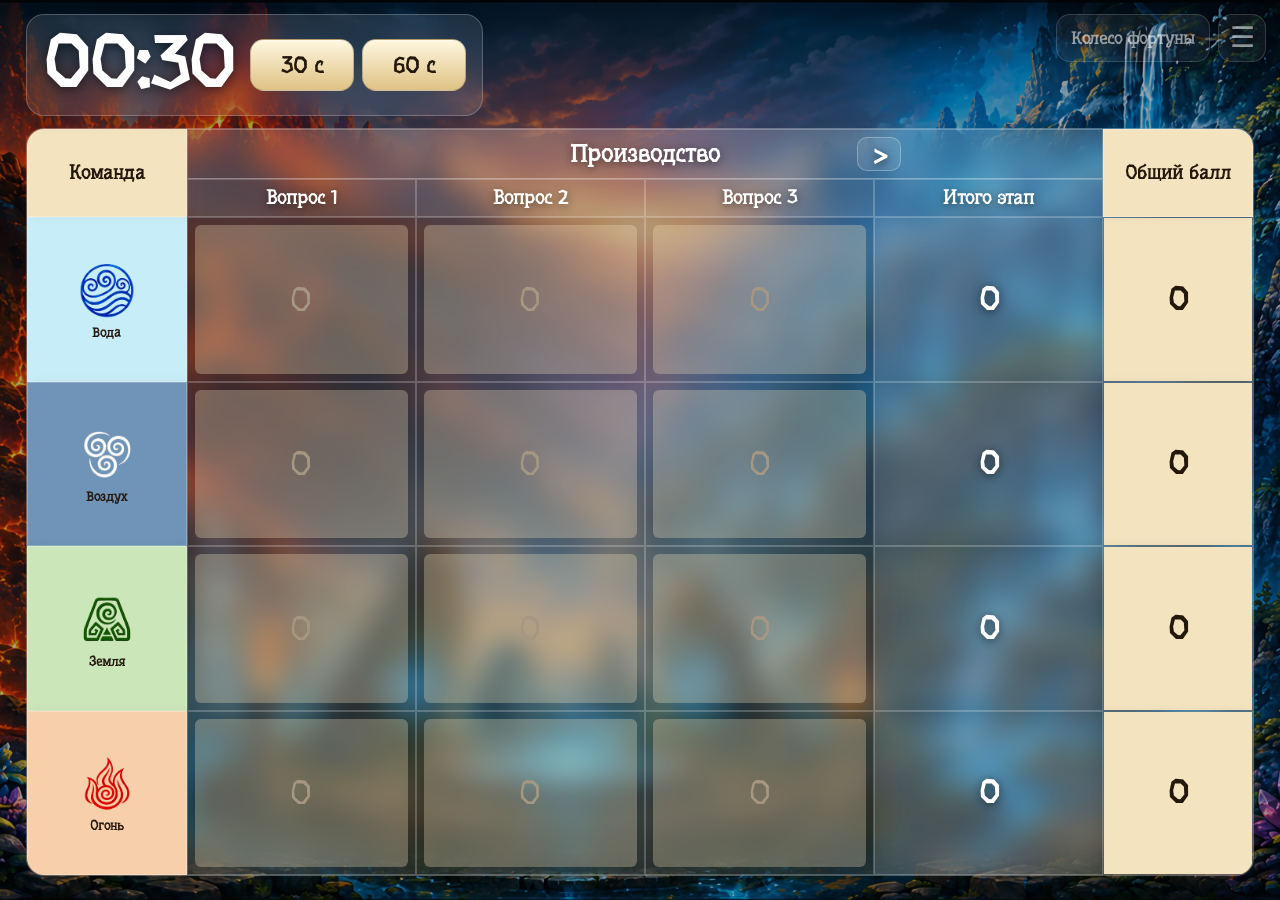
<file: index.html>
<!doctype html>
<html lang="ru">
  <head>
    <meta charset="utf-8">
    <meta name="viewport" content="width=device-width, initial-scale=1">
    <title>Бизнес игра</title>
    <link rel="preconnect" href="https://fonts.googleapis.com">
    <link rel="preconnect" href="https://fonts.gstatic.com" crossorigin>
    <link href="https://fonts.googleapis.com/css2?family=Underdog&display=swap" rel="stylesheet">
    <link rel="stylesheet" href="assets/styles.css">
  </head>
  <body>
    <main class="game-shell">
      <div class="view-menu">
        <div class="top-actions">
          <button class="fortune-trigger" id="fortuneOpen" type="button">Колесо фортуны</button>
          <button class="menu-trigger" aria-label="Выбрать вид таблицы" type="button">☰</button>
        </div>
        <div class="view-popover" aria-label="Вид таблицы">
          <button class="view-option active" data-view="production" type="button">Производство</button>
          <button class="view-option" data-view="marketing" type="button">Маркетинг</button>
          <button class="view-option" data-view="sales" type="button">Реализация</button>
          <button class="view-option" data-view="all" type="button">Общая таблица</button>
          <button class="view-option clear-view-option" id="clearTable" type="button">Очистить таблицу</button>
        </div>
      </div>

      <section class="timer-card" aria-label="Секундомер">
        <div class="timer-row">
          <div class="timer-display" id="timerDisplay">00:30</div>
          <div class="timer-actions">
            <button class="timer-button" data-timer-button="30">30 c</button>
            <button class="timer-button" data-timer-button="60">60 c</button>
          </div>
        </div>
      </section>

      <section class="score-board" aria-label="Общая таблица баллов">
        <div class="table-wrap">
          <table class="score-table">
            <thead id="scoreHead"></thead>
            <tbody id="scoreRows"></tbody>
          </table>
        </div>
      </section>

      <section class="fortune-screen" id="fortuneScreen" aria-label="Колесо фортуны" hidden>
        <button class="fortune-back" id="fortuneBack" type="button">‹ Вернуться к таблице</button>
        <aside class="fortune-panel fortune-panel-left" aria-label="Все правила">
          <div class="fortune-panel-header">
            <div class="fortune-history-title">Правила</div>
            <button class="fortune-panel-action fortune-rules-open" id="fortuneRulesOpen" type="button">Изменить</button>
          </div>
          <ol class="fortune-history-list fortune-rule-bank-list" id="fortuneRuleBankList"></ol>
        </aside>
        <aside class="fortune-panel fortune-panel-right" aria-label="История прокрутов">
          <div class="fortune-panel-header">
            <div class="fortune-history-title">Прокруты</div>
            <button class="fortune-panel-action fortune-reset" id="fortuneReset" type="button">Сбросить</button>
          </div>
          <ol class="fortune-history-list" id="fortuneHistory"></ol>
        </aside>
        <div class="fortune-layout">
          <div class="fortune-wheel-panel">
            <div class="fortune-result" id="fortuneResult">Готово к прокрутке</div>
            <div class="fortune-wheel-wrap">
              <div class="fortune-pointer" aria-hidden="true"></div>
              <div class="fortune-wheel" id="fortuneWheel"></div>
              <button class="fortune-spin" id="fortuneSpin" type="button">Крутить</button>
            </div>
          </div>
        </div>
      </section>

      <div class="fortune-rules-modal" id="fortuneRulesModal" hidden>
        <div class="fortune-rules-dialog" role="dialog" aria-modal="true" aria-label="Правила колеса фортуны">
          <div class="fortune-rules-header">
            <div class="fortune-rules-title">Правила колеса</div>
            <button class="fortune-rule-add" id="fortuneRuleAdd" type="button">Добавить правило</button>
            <button class="fortune-rules-close" id="fortuneRulesClose" type="button" aria-label="Закрыть">×</button>
          </div>
          <div class="fortune-rules" id="fortuneRules"></div>
          <div class="fortune-rules-footer">
            <button class="fortune-rules-done" id="fortuneRulesDone" type="button">Готово</button>
          </div>
        </div>
      </div>

      <div class="score-popover" id="scorePopover" hidden>
        <div class="popover-title" id="popoverTitle"></div>
        <form class="custom-score-form" id="customScoreForm">
          <input id="customScoreInput" type="number" inputmode="numeric" step="10" placeholder="Любое число">
          <button class="chip" type="submit">OK</button>
        </form>
        <div class="popover-actions">
          <button class="chip" data-set-score="10">10</button>
          <button class="chip" data-set-score="20">20</button>
          <button class="chip" data-set-score="50">50</button>
        </div>
      </div>

      <div class="team-rule-popover" id="teamRulePopover" hidden>
        <div class="popover-title" id="teamRuleTitle"></div>
        <div class="team-rule-options" id="teamRuleOptions"></div>
      </div>
    </main>

    <script src="assets/app.js"></script>
  </body>
</html>
</file>
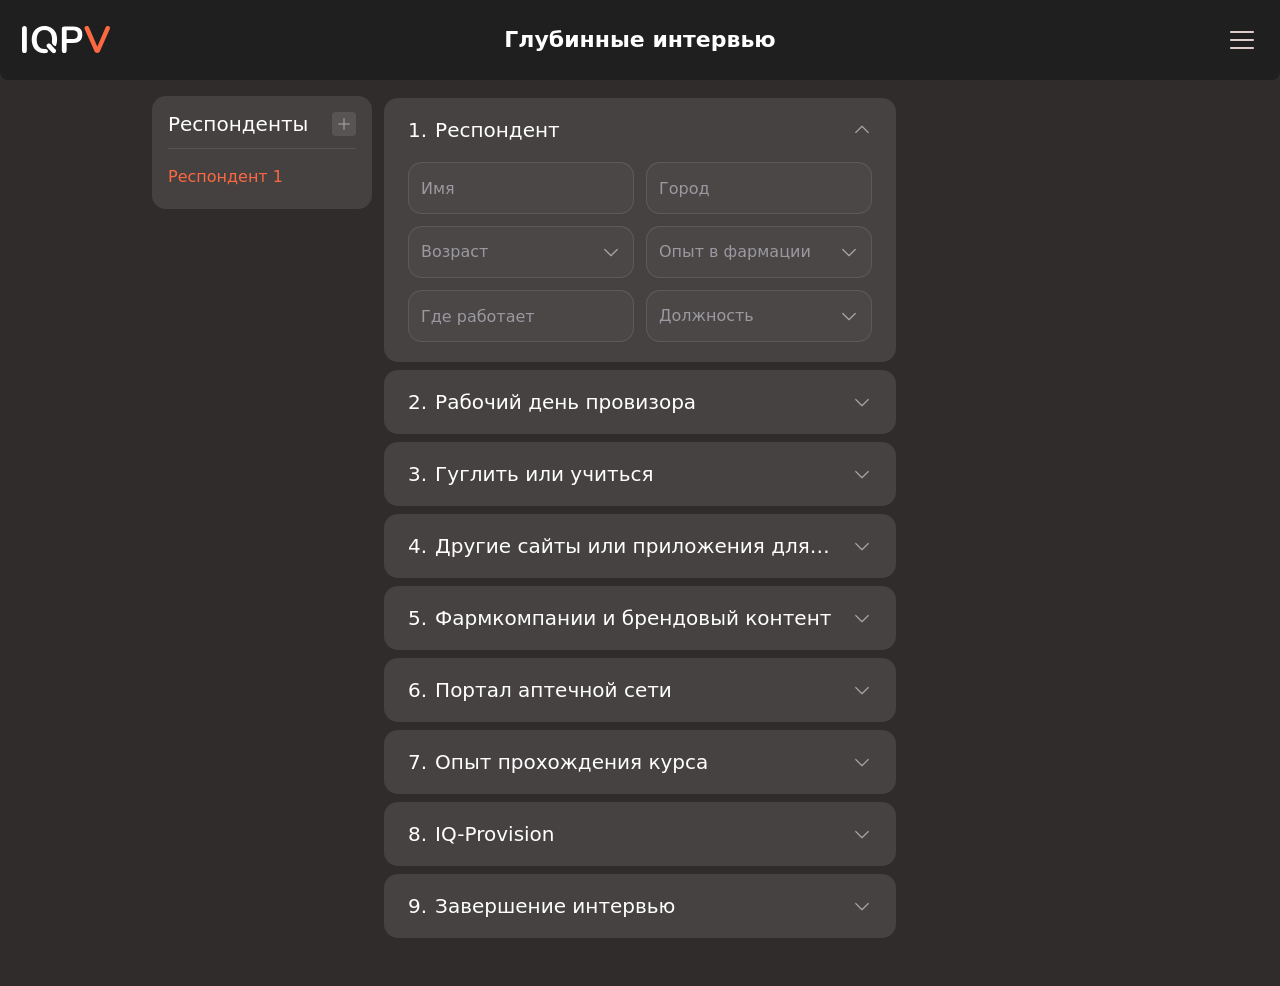
<file: interview-assistant/index.html>
<!doctype html>
<html lang="ru">
<head>
  <meta charset="utf-8">
  <meta name="viewport" content="width=device-width, initial-scale=1">
  <title>IQ-Provision · Глубинные интервью</title>
  <style>
    :root {
      --accent: #FC6941;
      --bg: #312c2c;
      --header: #1f1f1f;
      --panel: rgba(255, 255, 255, .1);
      --field: rgba(255, 255, 255, .03);
      --line: rgba(255, 255, 255, .1);
      --text: #fff;
      --muted: #9b99a0;
      --danger: #F44D4D;
    }

    * { box-sizing: border-box; }

    html,
    body {
      overflow-x: hidden;
    }

    body {
      margin: 0;
      min-height: 100vh;
      background: var(--bg);
      color: var(--text);
      font: 20px/1.35 Inter, system-ui, -apple-system, BlinkMacSystemFont, "Segoe UI", sans-serif;
    }

    button, input, textarea {
      font: inherit;
    }

    button {
      border: 0;
      background: transparent;
      color: inherit;
      cursor: pointer;
      user-select: none;
    }

    .header {
      display: grid;
      grid-template-columns: 1fr auto 1fr;
      align-items: center;
      gap: 16px;
      min-height: 72px;
      padding: 24px 22px;
      background: var(--header);
      border-radius: 0 0 8px 8px;
    }

    .logo svg {
      display: block;
      width: 88px;
      height: auto;
    }

    h1 {
      margin: 0;
      font-size: 22px;
      font-weight: 600;
      line-height: 1;
      text-align: center;
      white-space: nowrap;
    }

    .menu-wrap {
      position: relative;
      justify-self: end;
    }

    .burger {
      display: grid;
      place-items: center;
      width: 32px;
      height: 32px;
      padding: 0;
    }

    .burger:hover { opacity: .75; }

    .menu {
      position: absolute;
      top: calc(100% + 10px);
      right: 0;
      z-index: 4;
      display: grid;
      gap: 6px;
      width: max-content;
      min-width: 190px;
      padding: 8px;
      border: 1px solid var(--line);
      border-radius: 12px;
      background: #3f3939;
      box-shadow: 0 12px 28px rgba(0, 0, 0, .22);
      opacity: 0;
      pointer-events: none;
      transform-origin: top right;
      transform: translateY(-6px);
      transition: opacity .18s ease, transform .18s ease;
    }

    .menu.open {
      opacity: 1;
      pointer-events: auto;
      transform: translateY(0);
    }

    .menu button {
      width: 100%;
      padding: 10px 12px;
      border-radius: 8px;
      text-align: left;
      white-space: nowrap;
    }

    .menu button:hover { background: rgba(255, 255, 255, .08); }

    .workspace {
      position: relative;
      display: grid;
      grid-template-columns: minmax(0, 1fr);
      gap: 16px;
    }

    .interviews {
      position: fixed;
      top: 96px;
      left: max(16px, calc(50vw - 488px));
      z-index: 3;
      width: 220px;
      padding: 16px;
      border-radius: 14px;
      background: var(--panel);
    }

    .interviews-header {
      display: flex;
      align-items: center;
      justify-content: space-between;
      gap: 20px;
    }

    .interviews-title {
      font-size: 20px;
      font-weight: 400;
      line-height: 24px;
    }

    .add-interview {
      display: grid;
      place-items: center;
      width: 24px;
      height: 24px;
      padding: 0;
      border-radius: 4px;
      background: rgba(255, 255, 255, .1);
    }

    .add-interview svg {
      width: 16px;
      height: 16px;
    }

    .add-interview svg path {
      fill: rgba(255, 255, 255, .5);
      transition: fill .14s ease;
    }

    .add-interview:hover svg path {
      fill: #fff;
    }

    .interviews-divider {
      height: .5px;
      margin: 12px 0;
      background: rgba(255, 255, 255, .1);
    }

    .interview-row {
      position: relative;
      display: grid;
      grid-template-columns: minmax(0, 1fr) 20px;
      align-items: center;
      gap: 4px;
      min-height: 24px;
    }

    .interview-item {
      width: 100%;
      padding: 4px 8px 4px 0;
      border-radius: 6px;
      color: rgba(255, 255, 255, .5);
      font-size: 16px;
      font-weight: 500;
      line-height: 24px;
      text-align: left;
    }

    .interview-item.active {
      color: var(--accent);
    }

    .interview-item:hover {
      color: #fff;
    }

    .interview-item.active:hover {
      color: var(--accent);
    }

    .question-helper {
      position: fixed;
      top: 96px;
      right: max(16px, calc(50vw - 652px));
      z-index: 2;
      display: none;
      width: 384px;
      max-height: calc(100vh - 120px);
      padding: 24px;
      overflow: auto;
      border-radius: 14px;
      background: var(--panel);
    }

    .question-helper.visible {
      display: block;
    }

    .helper-caption {
      color: rgba(255, 255, 255, .5);
      font-size: 12px;
      font-weight: 400;
      line-height: normal;
    }

    .helper-title {
      margin-top: 4px;
      color: #fff;
      font-size: 16px;
      font-weight: 400;
      line-height: normal;
      white-space: normal;
    }

    .helper-divider {
      height: .5px;
      margin: 12px 0;
      background: rgba(255, 255, 255, .1);
    }

    .helper-questions {
      display: grid;
      gap: 8px;
      margin: 8px 0 0;
      padding-left: 18px;
      color: rgba(255, 255, 255, .8);
      font-size: 12px;
      font-weight: 400;
      line-height: 16px;
    }

    .helper-questions li {
      padding-left: 2px;
    }

    .delete-interview {
      display: grid;
      place-items: center;
      width: 20px;
      height: 20px;
      padding: 0;
      opacity: 0;
      transition: opacity .14s ease;
    }

    .interview-row:hover .delete-interview,
    .note.deletable:hover .delete-row,
    .note:hover .clear-quote,
    .note:focus-within .clear-quote {
      opacity: 1;
    }

    main {
      width: min(512px, calc(100vw - 32px));
      margin: 18px auto 48px;
      display: grid;
      gap: 8px;
    }

    details.card {
      position: relative;
      border-radius: 14px;
      background: var(--panel);
      overflow: visible;
    }

    summary {
      display: flex;
      align-items: center;
      justify-content: space-between;
      gap: 16px;
      padding: 20px 24px;
      list-style: none;
      cursor: pointer;
      transition: background .16s ease;
      user-select: none;
    }

    summary::-webkit-details-marker { display: none; }

    summary:has(.respondent-summary-values),
    summary:has(.block-summary-notes) {
      align-items: flex-start;
    }

    .title {
      display: flex;
      gap: 8px;
      min-width: 0;
      font-size: 20px;
      line-height: 24px;
    }

    .title-name {
      overflow: hidden;
      text-overflow: ellipsis;
      white-space: nowrap;
    }

    .summary-main {
      display: grid;
      gap: 8px;
      min-width: 0;
    }

    .respondent-summary-values {
      display: block;
      min-width: 0;
      overflow: hidden;
      color: rgba(255, 255, 255, .7);
      font-size: 14px;
      font-weight: 400;
      line-height: 18px;
      text-overflow: ellipsis;
      white-space: nowrap;
    }

    .respondent-summary-values span:not(:last-child) {
      margin-right: 12px;
    }

    details[open]:not(.is-closing) .respondent-summary-values {
      display: none;
    }

    .block-summary-notes {
      display: grid;
      gap: 8px;
    }

    .block-summary-note {
      display: flex;
      align-items: flex-start;
      gap: 8px;
      min-width: 0;
      color: rgba(255, 255, 255, .7);
      font-size: 14px;
      font-weight: 400;
      line-height: 18px;
    }

    .block-summary-quote {
      display: block;
      min-width: 0;
      overflow: hidden;
      text-overflow: ellipsis;
      white-space: nowrap;
    }

    .block-summary-emotion,
    .block-summary-emotion svg {
      width: 20px;
      height: 20px;
      flex: 0 0 auto;
    }

    details[open]:not(.is-closing) .block-summary-notes {
      display: none;
    }

    .card-caret,
    .combo-caret {
      width: 20px;
      height: 20px;
      flex: 0 0 auto;
      transition: transform .2s ease;
    }

    details[open] > summary .card-caret,
    .combo.open .combo-caret {
      transform: rotate(180deg);
    }

    .body {
      max-height: 0;
      overflow: hidden;
      padding: 0 24px;
      transition: max-height .26s ease;
    }

    details[open] .body {
      max-height: none;
      overflow: visible;
    }

    .body-inner {
      display: grid;
      gap: 12px;
      padding-bottom: 20px;
    }

    .grid {
      display: grid;
      grid-template-columns: 1fr 1fr;
      gap: 12px;
    }

    input, textarea, .combo-trigger {
      width: 100%;
      min-width: 0;
      border: 1px solid var(--line);
      border-radius: 14px;
      background: var(--field);
      color: var(--text);
      outline: none;
      padding: 8px 12px;
      font-size: 16px;
      font-weight: 400;
      line-height: 24px;
      transition: border-color .16s ease, background .16s ease, box-shadow .16s ease;
    }

    input, .combo-trigger {
      height: 52px;
      min-height: 52px;
    }
    textarea { min-height: 52px; }

    .field {
      position: relative;
    }

    .field input {
      padding-right: 44px;
    }

    .field.has-value input {
      padding-top: 18px;
      padding-bottom: 6px;
    }

    .combo.has-value .combo-trigger {
      padding-top: 8px;
      padding-bottom: 8px;
    }

    .floating-label {
      position: absolute;
      top: 9px;
      left: 12px;
      z-index: 1;
      color: var(--muted);
      font-size: 11px;
      font-weight: 400;
      line-height: 11px;
      pointer-events: none;
    }

    .clear-input {
      position: absolute;
      top: 50%;
      right: 12px;
      display: grid;
      place-items: center;
      width: 20px;
      height: 20px;
      padding: 0;
      opacity: 0;
      transform: translateY(-50%);
      transition: opacity .14s ease;
    }

    .clear-input.empty {
      pointer-events: none;
    }

    .field:hover .clear-input:not(.empty),
    .field:focus-within .clear-input:not(.empty) {
      opacity: 1;
    }

    textarea {
      padding-top: 13px;
      padding-right: 44px;
      padding-bottom: 13px;
      resize: none;
      overflow: hidden;
    }

    input::placeholder,
    textarea::placeholder {
      color: var(--muted);
      opacity: 1;
    }

    input:hover,
    .combo-trigger:hover,
    textarea:hover {
      border-color: rgba(255, 255, 255, .5);
      background: rgba(255, 255, 255, .05);
    }

    input:focus,
    .combo.open .combo-trigger,
    textarea:focus {
      border-color: rgba(255, 255, 255, .75);
      box-shadow: none;
    }

    .combo {
      position: relative;
    }

    .combo.open,
    .suggest.open {
      z-index: 10;
    }

    .combo-trigger {
      position: relative;
      display: flex;
      align-items: center;
      justify-content: space-between;
      gap: 12px;
      text-align: left;
      user-select: none;
    }

    .combo-trigger.placeholder { color: var(--muted); }
    .combo-label {
      min-width: 0;
      flex: 1;
      overflow: hidden;
      text-overflow: ellipsis;
      white-space: nowrap;
    }

    .combo.has-value .combo-label {
      align-self: flex-end;
      line-height: 24px;
    }
    .combo-trigger svg { flex: 0 0 auto; }

    .combo-actions {
      display: flex;
      align-items: center;
      gap: 4px;
      flex: 0 0 auto;
    }

    .combo-clear {
      display: grid;
      place-items: center;
      width: 20px;
      height: 20px;
      padding: 0;
      flex: 0 0 auto;
      opacity: 0;
      transition: opacity .14s ease;
    }

    .combo-clear svg path {
      fill: rgba(255, 255, 255, .5);
    }

    .combo:hover .combo-clear,
    .combo.open .combo-clear {
      opacity: 1;
    }

    .combo-menu,
    .suggest-menu {
      position: absolute;
      top: calc(100% + 8px);
      left: 0;
      right: 0;
      z-index: 5;
      display: grid;
      gap: 4px;
      padding: 8px;
      border: 1px solid var(--line);
      border-radius: 14px;
      background: #3f3939;
      box-shadow: 0 12px 28px rgba(0, 0, 0, .22);
      opacity: 0;
      pointer-events: none;
      transform: translateY(-6px);
      transition: opacity .18s ease, transform .18s ease;
    }

    .combo.open .combo-menu,
    .suggest.open .suggest-menu {
      opacity: 1;
      pointer-events: auto;
      transform: translateY(0);
    }

    .combo-option,
    .suggest-option {
      width: 100%;
      padding: 8px 10px;
      border-radius: 8px;
      color: var(--muted);
      text-align: left;
      font-size: 16px;
      font-weight: 500;
    }

    .combo-option:hover,
    .combo-option.active,
    .suggest-option:hover {
      background: rgba(255, 255, 255, .08);
      color: #fff;
    }

    .suggest {
      position: relative;
    }

    .note {
      position: relative;
      display: grid;
      gap: 8px;
    }

    .note .delete-row {
      position: absolute;
      top: -18px;
      right: 0;
      z-index: 2;
      padding: 0;
      color: var(--danger);
      font-size: 12px;
      font-weight: 400;
      line-height: 16px;
      opacity: 0;
      transition: opacity .14s ease;
    }

    .clear-quote {
      position: absolute;
      top: 26px;
      right: 12px;
      z-index: 2;
      display: grid;
      place-items: center;
      width: 20px;
      height: 20px;
      padding: 0;
      opacity: 0;
      transform: translateY(-50%);
      transition: opacity .14s ease;
    }

    .clear-quote.empty {
      pointer-events: none;
    }

    .emotions {
      display: flex;
      align-items: center;
      gap: 12px;
      margin-top: 12px;
    }

    .emotion {
      display: grid;
      place-items: center;
      width: 44px;
      height: 44px;
      padding: 0;
      border-radius: 999px;
    }

    .emotion svg {
      width: 40px;
      height: 40px;
    }

    .emotion.active {
      outline: 2px solid var(--accent);
      outline-offset: 2px;
    }

    .add-row {
      justify-self: start;
      padding: 6px 0;
      color: var(--muted);
      font-size: 14px;
    }

    .add-row:hover { color: #fff; }

    .drop-overlay {
      position: fixed;
      inset: 0;
      z-index: 50;
      display: none;
      place-items: center;
      background: rgba(20, 18, 18, .72);
      backdrop-filter: blur(3px);
      pointer-events: none;
    }

    body.dragging-json .drop-overlay {
      display: grid;
    }

    .drop-box {
      width: min(420px, calc(100vw - 32px));
      border: 1px dashed rgba(255, 255, 255, .5);
      border-radius: 16px;
      background: var(--card);
      padding: 28px;
      color: rgba(255, 255, 255, .8);
      font-size: 16px;
      line-height: 22px;
      text-align: center;
    }

    @media (max-width: 1340px) {
      .question-helper {
        display: none;
      }
    }

    @media (max-width: 820px) {
      .header {
        grid-template-columns: auto 1fr auto;
        padding: 20px 16px;
      }

      .logo svg { width: 72px; }
      h1 { font-size: 18px; }
      .grid { grid-template-columns: 1fr; }
      .title { font-size: 20px; }
      .interviews {
        position: static;
        width: min(512px, calc(100vw - 32px));
        margin: 16px auto 0;
      }
    }
  </style>
</head>
<body>
  <header class="header">
    <div class="logo" aria-label="IQ-Provision">
      <svg viewBox="0 0 198 62" fill="none" xmlns="http://www.w3.org/2000/svg"><path d="M5.4072 60.9386C3.65162 60.9386 2.31737 60.4466 1.40447 59.4626C.491564 58.4787 0 57.1433 0 55.3862V5.69535C0 3.93825.491564 2.53257 1.40447 1.54859C2.31737.634902 3.65162.142914 5.4072.142914C7.16278.142914 8.49703.634902 9.40993 1.54859C10.3228 2.53257 10.8144 3.86797 10.8144 5.69535V55.3862C10.8144 57.1433 10.3931 58.4787 9.48016 59.4626C8.56725 60.4466 7.23301 60.9386 5.4072 60.9386Z" fill="white"/><path d="M75.4205 14.3381C73.1031 9.76967 69.8026 6.25546 65.519 3.72524C61.2353 1.19501 56.1793.000183105 50.4209.000183105C46.0671.000183105 42.2048.703024 38.6936 2.1087C35.1825 3.58467 32.1629 5.62291 29.6348 8.2937C27.177 10.9645 25.2108 14.1273 23.8765 17.9226C22.5423 21.6477 21.84 25.8647 21.84 30.5035C21.84 36.6885 23.0338 42.1003 25.4214 46.6688C27.7388 51.2373 31.1095 54.8217 35.3931 57.352C39.6768 59.8822 44.6626 61.1473 50.4209 61.1473C52.0271 61.1473 53.5664 61.0421 55.0459 60.8387C58.5554 60.3562 59.539 56.1778 57.1196 53.5901C55.8124 52.192 53.8203 51.6996 51.9103 51.823C51.4045 51.8557 50.8847 51.8698 50.3507 51.8698C44.8733 51.8698 40.6599 49.9721 37.6403 46.1768C34.6207 42.4517 33.0758 37.1804 33.0758 30.5035C33.0758 26.0053 33.778 22.1397 35.1122 18.9769C36.5167 15.8141 38.483 13.4244 41.0812 11.7376C43.6795 10.0508 46.7693 9.27768 50.3507 9.27768C55.8281 9.27768 60.1118 11.1051 63.1314 14.8301C66.151 18.5552 67.6257 23.7562 67.6257 30.5035C67.6257 32.1081 67.5386 33.6256 67.3644 35.068C67.1121 37.1566 67.626 39.3063 69.0381 40.8658L71.7596 43.8715C73.3264 45.6018 76.0648 45.2659 76.8952 43.0843C78.2294 39.289 78.9316 35.0719 78.9316 30.4332C78.9316 24.2482 77.7378 18.8363 75.3502 14.3381H75.4205Z" fill="white"/><path d="M75.4681 53.1693C78.2377 56.2448 76.0552 61.1474 71.9164 61.1474C70.1633 61.1474 68.4876 60.4252 67.2837 59.1508L65.5182 57.2818L58.6363 49.9722L56.727 47.9366C53.7763 44.7908 56.0068 39.6405 60.3199 39.6405C62.1969 39.6405 63.9843 40.4436 65.2308 41.8471L65.5182 42.1707L73.0321 50.4642L75.4681 53.1693Z" fill="white"/><path d="M95.0466 60.8689C93.3092 60.8689 91.9642 60.3926 91.0114 59.4398C90.1147 58.431 89.6663 57.0579 89.6663 55.3205V6.39336C89.6663 4.59992 90.1427 3.25485 91.0955 2.35813C92.0482 1.40537 93.3933.928986 95.1307.928986H115.391C121.892.928986 126.908 2.55429 130.439 5.80489C133.97 9.05549 135.735 13.5951 135.735 19.4238C135.735 25.2524 133.97 29.8201 130.439 33.1267C126.908 36.3774 121.892 38.0027 115.391 38.0027H100.427V55.3205C100.427 57.0579 99.9786 58.431 99.0819 59.4398C98.1851 60.3926 96.8401 60.8689 95.0466 60.8689ZM100.427 29.5119H113.71C117.521 29.5119 120.407 28.6712 122.368 26.9898C124.33 25.2524 125.311 22.7304 125.311 19.4238C125.311 16.1171 124.33 13.6231 122.368 11.9418C120.407 10.2605 117.521 9.41978 113.71 9.41978H100.427V29.5119Z" fill="white"/><path d="M169.305 60.8674C167.792 60.8674 166.531 60.5312 165.522 59.8586C164.57 59.1301 163.785 58.0652 163.169 56.6641L141.227 7.40066C140.611 5.99954 140.442 4.76655 140.723 3.7017C141.003 2.63685 141.591 1.79618 142.488 1.17969C143.385.563191 144.45.254944 145.683.254944C147.308.254944 148.513.619236 149.297 1.34782C150.138 2.02036 150.839 3.05719 151.399 4.45831L171.323 50.6112H167.708L187.548 4.37424C188.165 3.02917 188.893 2.02036 189.734 1.34782C190.574.619236 191.751.254944 193.265.254944C194.498.254944 195.506.563191 196.291 1.17969C197.132 1.79618 197.664 2.63685 197.888 3.7017C198.113 4.76655 197.916 5.99954 197.3 7.40066L175.358 56.6641C174.742 58.0652 173.957 59.1301 173.004 59.8586C172.108 60.5312 170.875 60.8674 169.305 60.8674Z" fill="#FC6941"/></svg>
    </div>
    <h1>Глубинные интервью</h1>
    <div class="menu-wrap">
      <button class="burger" id="menuButton" aria-label="Меню">
        <svg width="32" height="32" viewBox="0 0 32 32" fill="none" aria-hidden="true" xmlns="http://www.w3.org/2000/svg"><path d="M28 16C28 16.2652 27.8946 16.5196 27.7071 16.7071C27.5196 16.8946 27.2652 17 27 17H5C4.73478 17 4.48043 16.8946 4.29289 16.7071C4.10536 16.5196 4 16.2652 4 16C4 15.7348 4.10536 15.4804 4.29289 15.2929C4.48043 15.1054 4.73478 15 5 15H27C27.2652 15 27.5196 15.1054 27.7071 15.2929C27.8946 15.4804 28 15.7348 28 16ZM5 9H27C27.2652 9 27.5196 8.89464 27.7071 8.70711C27.8946 8.51957 28 8.26522 28 8C28 7.73478 27.8946 7.48043 27.7071 7.29289C27.5196 7.10536 27.2652 7 27 7H5C4.73478 7 4.48043 7.10536 4.29289 7.29289C4.10536 7.48043 4 7.73478 4 8C4 8.26522 4.10536 8.51957 4.29289 8.70711C4.48043 8.89464 4.73478 9 5 9ZM27 23H5C4.73478 23 4.48043 23.1054 4.29289 23.2929C4.10536 23.4804 4 23.7348 4 24C4 24.2652 4.10536 24.5196 4.29289 24.7071C4.48043 24.8946 4.73478 25 5 25H27C27.2652 25 27.5196 24.8946 27.7071 24.7071C27.8946 24.5196 28 24.2652 28 24C28 23.7348 27.8946 23.4804 27.7071 23.2929C27.5196 23.1054 27.2652 23 27 23Z" fill="#E0CBCB"/></svg>
      </button>
      <div class="menu" id="menu">
        <button id="importJson" type="button">Загрузить JSON</button>
        <button id="exportJson">Выгрузить JSON</button>
        <button id="exportCsv">Выгрузить CSV</button>
        <button id="clearForm" type="button">Очистить форму</button>
        <input id="importJsonInput" type="file" accept="application/json,.json" hidden>
      </div>
    </div>
  </header>

  <div class="workspace">
    <aside class="interviews" id="interviews"></aside>
    <main id="cards"></main>
    <aside class="question-helper" id="questionHelper" aria-live="polite"></aside>
  </div>
  <div class="drop-overlay" id="dropOverlay">
    <div class="drop-box">Отпусти JSON со списком респондентов, чтобы загрузить его в ассистент</div>
  </div>

  <script>
    const STORAGE_KEY = 'iq-provision-interview-assistant-v4';
    const SUPABASE_URL = '';
    const SUPABASE_ANON_KEY = '';
    const REMOTE_SAVE_DELAY = 900;
    const EXPORT_COUNTER_KEY = 'iq-provision-interview-export-counters-v1';
    const cardCaret = '<svg class="card-caret" width="20" height="20" viewBox="0 0 20 20" fill="none" aria-hidden="true" xmlns="http://www.w3.org/2000/svg"><path d="M16.6923 7.94205L10.4423 14.192C10.3842 14.2502 10.3153 14.2963 10.2394 14.3277C10.1636 14.3592 10.0822 14.3754 10.0001 14.3754C9.91797 14.3754 9.83664 14.3592 9.76077 14.3277C9.68489 14.2963 9.61596 14.2502 9.55792 14.192L3.30792 7.94205C3.19064 7.82477 3.12476 7.66571 3.12476 7.49986C3.12476 7.33401 3.19064 7.17495 3.30792 7.05767C3.42519 6.9404 3.58425 6.87451 3.7501 6.87451C3.91596 6.87451 4.07502 6.9404 4.19229 7.05767L10.0001 12.8663L15.8079 7.05767C15.866 6.9996 15.9349 6.95354 16.0108 6.92211C16.0867 6.89069 16.168 6.87451 16.2501 6.87451C16.3322 6.87451 16.4135 6.89069 16.4894 6.92211C16.5653 6.95354 16.6342 6.9996 16.6923 7.05767C16.7504 7.11574 16.7964 7.18468 16.8278 7.26055C16.8593 7.33642 16.8755 7.41774 16.8755 7.49986C16.8755 7.58198 16.8593 7.6633 16.8278 7.73917C16.7964 7.81504 16.7504 7.88398 16.6923 7.94205Z" fill="white" fill-opacity="0.5"/></svg>';
    const comboCaret = '<svg class="combo-caret" width="20" height="20" viewBox="0 0 20 20" fill="none" aria-hidden="true" xmlns="http://www.w3.org/2000/svg"><path d="M16.6923 7.94205L10.4423 14.192C10.3842 14.2502 10.3153 14.2963 10.2394 14.3277C10.1636 14.3592 10.0822 14.3754 10.0001 14.3754C9.91797 14.3754 9.83664 14.3592 9.76077 14.3277C9.68489 14.2963 9.61596 14.2502 9.55792 14.192L3.30792 7.94205C3.19064 7.82477 3.12476 7.66571 3.12476 7.49986C3.12476 7.33401 3.19064 7.17495 3.30792 7.05767C3.42519 6.9404 3.58425 6.87451 3.7501 6.87451C3.91596 6.87451 4.07502 6.9404 4.19229 7.05767L10.0001 12.8663L15.8079 7.05767C15.866 6.9996 15.9349 6.95354 16.0108 6.92211C16.0867 6.89069 16.168 6.87451 16.2501 6.87451C16.3322 6.87451 16.4135 6.89069 16.4894 6.92211C16.5653 6.95354 16.6342 6.9996 16.6923 7.05767C16.7504 7.11574 16.7964 7.18468 16.8278 7.26055C16.8593 7.33642 16.8755 7.41774 16.8755 7.49986C16.8755 7.58198 16.8593 7.6633 16.8278 7.73917C16.7964 7.81504 16.7504 7.88398 16.6923 7.94205Z" fill="white" fill-opacity="0.5"/></svg>';
    const emotions = {
      joy: { label: 'радость', svg: '<svg viewBox="0 0 40 40" fill="none"><path d="M20 1C30.4934 1 39 9.50659 39 20C39 30.4934 30.4934 39 20 39C9.50659 39 1 30.4934 1 20C1 9.50659 9.50659 1 20 1Z" fill="#FFCC4D" stroke="#F4F4F4" stroke-width="2"/><path d="M20 23C16.377 23 13.973 22.578 11 22C10.321 21.869 9 22 9 24C9 28 13.595 33 20 33C26.404 33 31 28 31 24C31 22 29.679 21.868 29 22C26.027 22.578 23.623 23 20 23Z" fill="#664500"/><path d="M27.7256 24.8271C27.4872 25.0675 27.1932 25.3323 26.8311 25.5957C25.5442 26.5316 23.3976 27.5 20 27.5C16.6024 27.5 14.4558 26.5316 13.1689 25.5957C12.8065 25.3321 12.5119 25.0676 12.2734 24.8271C12.5356 24.8804 12.8338 24.9375 13.168 24.9932C14.6948 25.2476 16.9722 25.5 20 25.5C23.0278 25.5 25.3052 25.2476 26.832 24.9932C27.1658 24.9375 27.4636 24.8804 27.7256 24.8271Z" fill="white" stroke="#F4F4F4"/><path d="M14 19C15.3807 19 16.5 17.433 16.5 15.5C16.5 13.567 15.3807 12 14 12C12.6193 12 11.5 13.567 11.5 15.5C11.5 17.433 12.6193 19 14 19Z" fill="#664500"/><path d="M26 19C27.3807 19 28.5 17.433 28.5 15.5C28.5 13.567 27.3807 12 26 12C24.6193 12 23.5 13.567 23.5 15.5C23.5 17.433 24.6193 19 26 19Z" fill="#664500"/></svg>' },
      neutral: { label: 'ровно', svg: '<svg viewBox="0 0 40 40" fill="none"><path d="M20 1C30.4933 1 39 9.50775 39 20C39 30.4933 30.4933 39 20 39C9.50775 39 1 30.4933 1 20C1 9.50772 9.50772 1 20 1Z" fill="#FFCC4D" stroke="#F4F4F4" stroke-width="2"/><path d="M13.5 22C14.8807 22 16 20.433 16 18.5C16 16.567 14.8807 15 13.5 15C12.1193 15 11 16.567 11 18.5C11 20.433 12.1193 22 13.5 22Z" fill="#664500"/><path d="M26.5 22C27.8807 22 29 20.433 29 18.5C29 16.567 27.8807 15 26.5 15C25.1193 15 24 16.567 24 18.5C24 20.433 25.1193 22 26.5 22Z" fill="#664500"/><path d="M27 28H13C12.448 28 12 27.553 12 27C12 26.447 12.448 26 13 26H27C27.553 26 28 26.447 28 27C28 27.553 27.553 28 27 28Z" fill="#664500"/></svg>' },
      tears: { label: 'слезы', svg: '<svg viewBox="0 0 40 40" fill="none"><path d="M20 1C30.4933 1 39 9.50672 39 20C39 30.4933 30.4933 39 20 39C9.50672 39 1 30.4933 1 20C1 9.50672 9.50672 1 20 1Z" fill="#FFCC4D" stroke="#F4F4F4" stroke-width="2"/><path d="M24 29C24 31.763 22.209 32 20 32C17.79 32 16 31.763 16 29C16 26.239 17.79 23 20 23C22.209 23 24 26.239 24 29ZM32 17C31.876 17 31.75 16.977 31.629 16.928C26.4 14.837 24.257 11.687 24.168 11.554C23.861 11.094 23.985 10.473 24.445 10.167C24.904 9.86101 25.522 9.98301 25.83 10.441C25.849 10.468 27.76 13.226 32.371 15.07C32.884 15.276 33.134 15.857 32.929 16.37C32.772 16.762 32.396 17 32 17ZM7.99999 17C7.60299 17 7.22799 16.762 7.07099 16.371C6.86599 15.858 7.11499 15.276 7.62799 15.071C12.24 13.227 14.151 10.469 14.17 10.442C14.478 9.98601 15.099 9.86501 15.557 10.172C16.014 10.48 16.138 11.097 15.832 11.555C15.743 11.688 13.6 14.838 8.37199 16.929C8.24999 16.977 8.12399 17 7.99999 17Z" fill="#664500"/><path d="M26 18H30V39L26 38.9492V18ZM10 39L14 38.9492V18H10V39Z" fill="#5DADEC"/><path d="M16.999 20C16.849 20 16.696 19.966 16.553 19.895C13.041 18.139 9.48303 19.877 9.44803 19.895C8.95303 20.144 8.35303 19.941 8.10603 19.448C7.85903 18.954 8.05903 18.353 8.55303 18.106C8.73503 18.016 13.051 15.909 17.448 18.106C17.942 18.353 18.142 18.954 17.895 19.448C17.719 19.798 17.366 20 16.999 20ZM30.999 20C30.849 20 30.696 19.966 30.553 19.895C27.04 18.139 23.483 19.877 23.448 19.895C22.954 20.143 22.354 19.942 22.106 19.448C21.859 18.954 22.059 18.353 22.553 18.106C22.735 18.016 27.054 15.91 31.448 18.106C31.942 18.353 32.142 18.954 31.895 19.448C31.719 19.798 31.366 20 30.999 20Z" fill="#664500"/><path d="M20 40C29.9411 40 38 39.1046 38 38C38 36.8954 29.9411 36 20 36C10.0589 36 2 36.8954 2 38C2 39.1046 10.0589 40 20 40Z" fill="#5DADEC"/><path d="M20 31C21.6569 31 23 30.1046 23 29C23 27.8954 21.6569 27 20 27C18.3431 27 17 27.8954 17 29C17 30.1046 18.3431 31 20 31Z" fill="#E75A70"/></svg>' },
      anger: { label: 'злость', svg: '<svg viewBox="0 0 40 40" fill="none"><path d="M20 1C30.4933 1 39 9.50775 39 20C39 30.4933 30.4933 39 20 39C9.50775 39 1 30.4933 1 20C1 9.50772 9.50772 1 20 1Z" fill="#DA2F47" stroke="#F4F4F4" stroke-width="2"/><path d="M27.485 31.879C27.44 31.7 26.317 27.5 20 27.5C13.682 27.5 12.56 31.7 12.515 31.879C12.46 32.096 12.558 32.321 12.752 32.433C12.947 32.542 13.191 32.512 13.352 32.356C13.371 32.337 15.306 30.5 20 30.5C24.694 30.5 26.63 32.337 26.648 32.355C26.744 32.45 26.872 32.5 27 32.5C27.084 32.5 27.169 32.479 27.246 32.436C27.442 32.324 27.54 32.097 27.485 31.879ZM17.707 19.293C14.452 16.038 9.22098 16 8.99998 16C8.44798 16 8.00098 16.447 8.00098 16.998C7.99998 17.55 8.44698 17.998 8.99898 18C9.02798 18 10.924 18.022 12.982 18.737C12.389 19.377 12 20.371 12 21.5C12 23.434 13.119 25 14.5 25C15.881 25 17 23.434 17 21.5C17 21.326 16.981 21.16 16.963 20.993C16.976 20.993 16.988 21 17 21C17.256 21 17.512 20.902 17.707 20.707C18.098 20.316 18.098 19.684 17.707 19.293ZM31 16C30.779 16 25.549 16.038 22.293 19.293C21.902 19.684 21.902 20.316 22.293 20.707C22.488 20.902 22.744 21 23 21C23.013 21 23.024 20.993 23.036 20.993C23.02 21.16 23 21.326 23 21.5C23 23.434 24.119 25 25.5 25C26.881 25 28 23.434 28 21.5C28 20.371 27.611 19.377 27.018 18.737C29.076 18.022 30.972 18 31.002 18C31.553 17.998 32 17.55 31.999 16.998C31.998 16.447 31.552 16 31 16Z" fill="#292F33"/></svg>' }
    };
    const closeIcon = '<svg width="20" height="20" viewBox="0 0 20 20" fill="none" aria-hidden="true" xmlns="http://www.w3.org/2000/svg"><path d="M16.0673 15.1827C16.1254 15.2407 16.1714 15.3097 16.2028 15.3855C16.2343 15.4614 16.2505 15.5427 16.2505 15.6249C16.2505 15.707 16.2343 15.7883 16.2028 15.8642C16.1714 15.94 16.1254 16.009 16.0673 16.067C16.0092 16.1251 15.9403 16.1712 15.8644 16.2026C15.7885 16.234 15.7072 16.2502 15.6251 16.2502C15.543 16.2502 15.4617 16.234 15.3858 16.2026C15.3099 16.1712 15.241 16.1251 15.1829 16.067L10.0001 10.8835L4.81729 16.067C4.70002 16.1843 4.54096 16.2502 4.3751 16.2502C4.20925 16.2502 4.05019 16.1843 3.93292 16.067C3.81564 15.9498 3.74976 15.7907 3.74976 15.6249C3.74976 15.459 3.81564 15.2999 3.93292 15.1827L9.11651 9.99986L3.93292 4.81705C3.81564 4.69977 3.74976 4.54071 3.74976 4.37486C3.74976 4.20901 3.81564 4.04995 3.93292 3.93267C4.05019 3.8154 4.20925 3.74951 4.3751 3.74951C4.54096 3.74951 4.70002 3.8154 4.81729 3.93267L10.0001 9.11627L15.1829 3.93267C15.3002 3.8154 15.4593 3.74951 15.6251 3.74951C15.791 3.74951 15.95 3.8154 16.0673 3.93267C16.1846 4.04995 16.2505 4.20901 16.2505 4.37486C16.2505 4.54071 16.1846 4.69977 16.0673 4.81705L10.8837 9.99986L16.0673 15.1827Z" fill="#F44D4D"/></svg>';
    const roleOptions = ['Фармацевт', 'Провизор', 'Заведующий', 'Другое'];
    const ageOptions = ['18-25', '26-35', '36-45', '46+'];
    const experienceOptions = ['до года', '1-3 года', '4-5 лет', '6+'];
    const cityOptions = ['Москва', 'Санкт-Петербург', 'Новосибирск', 'Екатеринбург', 'Казань', 'Нижний Новгород', 'Челябинск', 'Самара', 'Омск', 'Ростов-на-Дону', 'Уфа', 'Красноярск', 'Пермь', 'Воронеж', 'Волгоград'];
    const pharmacyOptions = ['Апрель', 'Ригла', 'Горздрав', 'Столички', 'Планета здоровья', '36,6', 'Фармленд', 'Вита', 'Самсон-Фарма', 'Неофарм', 'Озерки', 'Доктор Столетов', 'Будь здоров', 'Аптека от склада', 'Живика', 'Максавит', 'Магнит Аптека', 'Здравсити'];
    const cityAliases = { мск: 'Москва', москва: 'Москва', спб: 'Санкт-Петербург', питер: 'Санкт-Петербург', 'санкт петербург': 'Санкт-Петербург', нск: 'Новосибирск', новосиб: 'Новосибирск', екб: 'Екатеринбург', екат: 'Екатеринбург', нн: 'Нижний Новгород', ростов: 'Ростов-на-Дону' };
    const blocks = ['Рабочий день провизора', 'Гуглить или учиться', 'Другие сайты или приложения для работы', 'Фармкомпании и брендовый контент', 'Портал аптечной сети', 'Опыт прохождения курса', 'IQ-Provision', 'Завершение интервью'];
    const blockQuestions = [
      [
        'Опишите ваш типичный рабочий день. Что в нём происходит, с чем приходится сталкиваться чаще всего?',
        'Какие ситуации на работе бывают для вас самыми сложными?',
        'Бывает ли ситуация, когда не хватает знаний, опыта или информации? Что вы делаете в такой ситуации?'
      ],
      [
        'Когда нужно быстро разобраться в рабочем вопросе, что вы обычно делаете сначала?',
        'Как вы понимаете, что источнику можно доверять?',
        'Есть источники, к которым вы возвращаетесь регулярно? Почему именно они?'
      ],
      [
        'На какие сайты или приложения по работе вы заходите регулярно — каждый день или каждую неделю?',
        'Что вас туда возвращает: конкретная задача, привычка, напоминание?',
        'Были сайты или приложения, куда вы зашли один-два раза и больше не вернулись? Что с ними было не так?'
      ],
      [
        'Вспомните, сталкивались ли вы с обучающими материалами от фармкомпаний? Как это было?',
        'Понимание, что обучение делает производитель препарата, влияло на доверие или желание проходить обучение?',
        'Был ли момент, когда вы думали: это уже реклама, а не обучение? Что именно создало такое ощущение?',
        'Был ли обратный опыт: материал от производителя или про препарат был реально полезным? За счёт чего?'
      ],
      [
        'Есть ли образовательный портал в аптечной сети, где вы работаете? В каких случаях вы им пользуетесь?',
        'Как бы вы оценили пользу от портала и обучений?',
        'Кто принимает решения о том, чему вам нужно учиться: вы сами, заведующий, аптечная сеть, кто-то ещё?'
      ],
      [
        'Расскажите про последний курс, вебинар или обучающую штуку, которую вы проходили. Что это было?',
        'Как вы про неё узнали? Почему решили пройти? Что ожидали получить?',
        'Как проходило обучение? Что было удобно, а что бесило?',
        'Дошли ли вы до конца? Если нет — на чём остановились и почему?',
        'Это было полезно или зря потраченное время? Почему?',
        'Возвращались ли потом на эту платформу? Если да — зачем, если нет — почему?'
      ],
      [
        'Слышали ли вы про IQ-Provision?',
        'Если да — что вы про него знаете?',
        'Если пользовались: как попали на IQ-Provision в первый раз? Что делали? Вернулись или нет?'
      ],
      [
        'Если бы вы могли волшебной палочкой изменить что-то в том, как в профессии устроено обучение, что бы это было?',
        'О чём я не спросил, а зря? Что важное вы хотели бы добавить?',
        'Можно ли будет вернуться к вам через 2–3 месяца с уточнениями или прототипом?'
      ]
    ];
    const state = load();
    const remoteSession = getRemoteSession();
    let remoteSaveTimer = null;
    let isApplyingRemoteState = false;
    let dragDepth = 0;

    render();
    bindMenu();
    initRemoteSync();

    function load() {
      try {
        const saved = JSON.parse(localStorage.getItem(STORAGE_KEY));
        if (saved) {
          saved.open ||= { respondent: true };
          saved.interviews?.forEach(interview => {
            interview.saved = true;
          });
          migrateNotesToAssistantBlocks(saved);
          normalizeOpenQuestionBlocks(saved);
          return saved;
        }
      } catch {
      }
      return initialState();
    }

    function initialState() {
      const id = makeId();
      const now = new Date().toISOString();
      return { currentId: id, open: { respondent: true }, interviews: [{ id, respondent: {}, notes: {}, saved: true, createdAt: now, updatedAt: now }] };
    }

    function migrateNotesToAssistantBlocks(saved) {
      if (saved.questionBlockSchema === 'assistant-v1') return;
      saved.interviews?.forEach(interview => {
        const oldNotes = interview.notes || {};
        if (saved.questionBlockSchema === 'table-v1') {
          interview.notes = {
            0: oldNotes[0] || [{ quote: '', emotion: '' }],
            1: oldNotes[1] || [{ quote: '', emotion: '' }],
            2: oldNotes[2] || [{ quote: '', emotion: '' }],
            3: [{ quote: '', emotion: '' }],
            4: [{ quote: '', emotion: '' }],
            5: oldNotes[3] || [{ quote: '', emotion: '' }],
            6: oldNotes[4] || [{ quote: '', emotion: '' }],
            7: oldNotes[5] || [{ quote: '', emotion: '' }]
          };
        }
      });
      const oldOpen = saved.open || {};
      if (saved.questionBlockSchema === 'table-v1') {
        saved.open = {
          respondent: oldOpen.respondent !== false,
          'block-0': !!oldOpen['block-0'],
          'block-1': !!oldOpen['block-1'],
          'block-2': !!oldOpen['block-2'],
          'block-3': false,
          'block-4': false,
          'block-5': !!oldOpen['block-3'],
          'block-6': !!oldOpen['block-4'],
          'block-7': !!oldOpen['block-5']
        };
      }
      if (saved.activeQuestionBlock !== undefined && saved.questionBlockSchema === 'table-v1') {
        const activeMap = { 0: '0', 1: '1', 2: '2', 3: '5', 4: '6', 5: '7' };
        saved.activeQuestionBlock = activeMap[saved.activeQuestionBlock] || '';
      }
      saved.questionBlockSchema = 'assistant-v1';
    }

    function normalizeOpenQuestionBlocks(saved) {
      const openQuestionKeys = Object.entries(saved.open)
        .filter(([key, isOpen]) => key.startsWith('block-') && isOpen)
        .map(([key]) => key);
      if (openQuestionKeys.length <= 1) return;
      const activeKey = saved.activeQuestionBlock !== undefined ? `block-${saved.activeQuestionBlock}` : openQuestionKeys[0];
      const keepKey = openQuestionKeys.includes(activeKey) ? activeKey : openQuestionKeys[0];
      openQuestionKeys.forEach(key => {
        saved.open[key] = key === keepKey;
      });
      saved.activeQuestionBlock = keepKey.replace('block-', '');
    }

    function save() {
      localStorage.setItem(STORAGE_KEY, JSON.stringify(state));
      scheduleRemoteSave();
    }

    function getRemoteSession() {
      if (!SUPABASE_URL || !SUPABASE_ANON_KEY) return null;
      const params = new URLSearchParams(window.location.hash.slice(1));
      const sessionId = params.get('session');
      const accessKey = params.get('key');
      if (!sessionId || !accessKey) return null;
      return { sessionId, accessKey };
    }

    async function initRemoteSync() {
      if (!remoteSession) return;
      try {
        const remoteState = await callSupabaseRpc('get_interview_state', {
          p_session_id: remoteSession.sessionId,
          p_access_key: remoteSession.accessKey
        });
        if (remoteState?.interviews?.length) {
          isApplyingRemoteState = true;
          state.interviews = normalizeImportedInterviews(remoteState);
          state.currentId = state.interviews[0].id;
          resetViewState();
          localStorage.setItem(STORAGE_KEY, JSON.stringify(state));
          isApplyingRemoteState = false;
          render();
        } else {
          saveRemoteNow();
        }
      } catch {
        isApplyingRemoteState = false;
      }
    }

    function scheduleRemoteSave() {
      if (!remoteSession || isApplyingRemoteState) return;
      window.clearTimeout(remoteSaveTimer);
      remoteSaveTimer = window.setTimeout(saveRemoteNow, REMOTE_SAVE_DELAY);
    }

    async function saveRemoteNow() {
      if (!remoteSession) return;
      try {
        await callSupabaseRpc('save_interview_state', {
          p_session_id: remoteSession.sessionId,
          p_access_key: remoteSession.accessKey,
          p_state: exportData()
        });
      } catch {
      }
    }

    async function callSupabaseRpc(name, body) {
      const response = await fetch(`${SUPABASE_URL}/rest/v1/rpc/${name}`, {
        method: 'POST',
        headers: {
          apikey: SUPABASE_ANON_KEY,
          Authorization: `Bearer ${SUPABASE_ANON_KEY}`,
          'Content-Type': 'application/json'
        },
        body: JSON.stringify(body)
      });
      if (!response.ok) throw new Error('Supabase request failed');
      if (response.status === 204) return null;
      return response.json();
    }

    function render() {
      document.getElementById('interviews').innerHTML = interviewList();
      document.getElementById('cards').innerHTML = respondentCard() + blocks.map(blockCard).join('');
      renderQuestionHelper();
      document.querySelectorAll('[data-card]').forEach(prepareCard);
      document.querySelectorAll('[data-person]').forEach(input => input.addEventListener('input', () => {
        input.value = normalizeInputValue(input, false);
        current().respondent[input.dataset.person] = input.value;
        current().updatedAt = new Date().toISOString();
        updateClearButton(input);
        updateRespondentSummary();
        save();
        renderInterviewList();
        if (input.dataset.suggest) updateSuggest(input);
      }));
      document.querySelectorAll('[data-person]').forEach(input => input.addEventListener('focus', () => {
        if (!input.dataset.suggest) {
          closeCombos();
          closeSuggests();
        }
      }));
      document.querySelectorAll('[data-clear-person]').forEach(button => button.addEventListener('click', () => {
        current().respondent[button.dataset.clearPerson] = '';
        current().updatedAt = new Date().toISOString();
        save();
        render();
      }));
      document.querySelectorAll('[data-normalize]').forEach(input => {
        const normalize = () => {
          input.value = normalizeInputValue(input, true);
          current().respondent[input.dataset.person] = input.value;
          current().updatedAt = new Date().toISOString();
          updateClearButton(input);
          updateRespondentSummary();
          save();
          renderInterviewList();
        };
        input.addEventListener('blur', normalize);
        input.addEventListener('change', normalize);
      });
      document.querySelectorAll('[data-suggest]').forEach(input => {
        input.addEventListener('focus', () => {
          closeCombos();
          closeSuggests(input);
          updateSuggest(input);
        });
      });
      document.querySelectorAll('[data-suggest-option]').forEach(button => button.addEventListener('mousedown', event => {
        event.preventDefault();
        const input = document.querySelector(`[data-person="${button.dataset.suggestField}"]`);
        input.value = button.dataset.suggestOption;
        current().respondent[button.dataset.suggestField] = input.value;
        current().updatedAt = new Date().toISOString();
        updateClearButton(input);
        updateRespondentSummary();
        button.closest('.suggest').classList.remove('open');
        save();
        renderInterviewList();
      }));
      document.querySelectorAll('[data-combo-toggle]').forEach(button => {
        button.addEventListener('mousedown', event => event.preventDefault());
        button.addEventListener('click', () => {
          const combo = button.closest('.combo');
          const willOpen = !combo.classList.contains('open');
          document.activeElement?.blur();
          closeCombos(button.dataset.comboToggle);
          closeSuggests();
          combo.classList.toggle('open', willOpen);
        });
      });
      document.querySelectorAll('[data-combo-option]').forEach(button => button.addEventListener('mousedown', event => {
        event.preventDefault();
        button.closest('.combo').classList.remove('open');
        current().respondent[button.dataset.combo] = button.dataset.comboOption;
        current().updatedAt = new Date().toISOString();
        save();
        render();
      }));
      document.querySelectorAll('[data-clear-combo]').forEach(button => button.addEventListener('click', event => {
        event.stopPropagation();
        current().respondent[button.dataset.clearCombo] = '';
        current().updatedAt = new Date().toISOString();
        save();
        render();
      }));
      document.querySelectorAll('[data-quote]').forEach(input => input.addEventListener('input', () => {
        current().notes[input.dataset.block][input.dataset.row].quote = input.value;
        current().updatedAt = new Date().toISOString();
        updateQuoteClearButton(input);
        autoGrow(input);
        updateBlockSummary(input.closest('[data-card]'));
        save();
      }));
      document.querySelectorAll('[data-quote]').forEach(autoGrow);
      document.querySelectorAll('[data-clear-quote]').forEach(button => button.addEventListener('click', () => {
        const input = document.querySelector(`[data-block="${button.dataset.block}"][data-row="${button.dataset.clearQuote}"][data-quote]`);
        if (!input) return;
        input.value = '';
        current().notes[button.dataset.block][button.dataset.clearQuote].quote = '';
        current().updatedAt = new Date().toISOString();
        updateQuoteClearButton(input);
        autoGrow(input);
        updateBlockSummary(input.closest('[data-card]'));
        save();
        input.focus();
      }));
      document.querySelectorAll('[data-emotion]').forEach(button => button.addEventListener('click', () => {
        const row = current().notes[button.dataset.block][button.dataset.row];
        row.emotion = row.emotion === button.dataset.emotion ? '' : button.dataset.emotion;
        current().updatedAt = new Date().toISOString();
        save();
        render();
      }));
      document.querySelectorAll('[data-add]').forEach(button => button.addEventListener('click', () => {
        addRow(button.dataset.add);
      }));
      document.querySelectorAll('[data-delete]').forEach(button => button.addEventListener('click', () => {
        deleteRow(button.dataset.block, button.dataset.delete);
      }));
      bindInterviewList();
    }

    function respondentCard() {
      const r = current().respondent;
      const values = [r.name, r.city, r.age, r.experience, r.workplace, r.role].filter(Boolean);
      return `<details class="card" data-card="respondent" ${state.open.respondent !== false ? 'open' : ''}>
        <summary>
          <div class="summary-main">
            <div class="title"><span>1.</span><span class="title-name">Респондент</span></div>
            ${values.length ? `<div class="respondent-summary-values">${values.map(value => `<span>${escapeHtml(value)}</span>`).join('')}</div>` : ''}
          </div>
          ${cardCaret}
        </summary>
        <div class="body">
          <div class="body-inner">
            <div class="grid">
              ${personInput('name', 'Имя', r.name)}
              ${suggestInput('city', 'Город', r.city, 'city', cityOptions)}
              ${combo('age', 'Возраст', ageOptions, r.age)}
              ${combo('experience', 'Опыт в фармации', experienceOptions, r.experience)}
              ${suggestInput('workplace', 'Где работает', r.workplace, 'pharmacy', pharmacyOptions)}
              ${combo('role', 'Должность', roleOptions, r.role)}
            </div>
          </div>
        </div>
      </details>`;
    }

    function prepareCard(card) {
      const summary = card.querySelector('summary');
      const body = card.querySelector('.body');
      if (card.open) {
        body.style.maxHeight = 'none';
        body.style.overflow = 'visible';
      }
      summary.addEventListener('click', event => {
        event.preventDefault();
        card.open ? closeCard(card, body) : openCard(card, body);
      });
    }

    function openCard(card, body) {
      closeOtherQuestionCards(card);
      card.classList.remove('is-closing');
      card.open = true;
      state.open[card.dataset.card] = true;
      setActiveQuestionBlock(card.dataset.card);
      save();
      body.style.overflow = 'hidden';
      body.style.maxHeight = '0px';
      body.offsetHeight;
      body.querySelectorAll('[data-quote]').forEach(autoGrow);
      body.style.maxHeight = `${body.scrollHeight}px`;
      scrollCardIntoView(card, body);
      afterBodyTransition(body, () => {
        if (card.open) {
          body.style.maxHeight = 'none';
          body.style.overflow = 'visible';
        }
      });
    }

    function scrollCardIntoView(card, body) {
      if (!card.dataset.card?.startsWith('block-')) return;
      const rect = card.getBoundingClientRect();
      const topOffset = 88;
      const bottomOffset = 40;
      const expandedBottom = rect.top + card.querySelector('summary').offsetHeight + body.scrollHeight + 20;
      let nextTop = window.scrollY;
      if (rect.top < topOffset) {
        nextTop += rect.top - topOffset;
      } else if (expandedBottom > window.innerHeight - bottomOffset) {
        nextTop += expandedBottom - window.innerHeight + bottomOffset;
      }
      if (nextTop !== window.scrollY) {
        window.scrollTo({ top: nextTop });
      }
    }

    function closeOtherQuestionCards(activeCard) {
      if (!activeCard.dataset.card?.startsWith('block-')) return;
      document.querySelectorAll('[data-card^="block-"][open]').forEach(card => {
        if (card === activeCard) return;
        const body = card.querySelector('.body');
        updateBlockSummary(card);
        card.classList.add('is-closing');
        state.open[card.dataset.card] = false;
        body.style.overflow = 'hidden';
        body.style.maxHeight = `${body.scrollHeight}px`;
        body.offsetHeight;
        body.style.maxHeight = '0px';
        afterBodyTransition(body, () => {
          if (!state.open[card.dataset.card]) {
            card.open = false;
            card.classList.remove('is-closing');
          }
        });
      });
    }

    function closeCard(card, body) {
      updateBlockSummary(card);
      updateRespondentSummary(card);
      card.classList.add('is-closing');
      state.open[card.dataset.card] = false;
      if (card.dataset.card?.startsWith('block-')) {
        state.activeQuestionBlock = '';
        renderQuestionHelper();
      }
      save();
      body.style.overflow = 'hidden';
      body.style.maxHeight = `${body.scrollHeight}px`;
      body.offsetHeight;
      body.style.maxHeight = '0px';
      afterBodyTransition(body, () => {
        if (!state.open[card.dataset.card]) {
          card.open = false;
          card.classList.remove('is-closing');
        }
      });
    }

    function afterBodyTransition(body, callback) {
      let done = false;
      const finish = () => {
        if (done) return;
        done = true;
        body.removeEventListener('transitionend', onEnd);
        callback();
      };
      const onEnd = event => {
        if (event.target === body && event.propertyName === 'max-height') finish();
      };
      body.addEventListener('transitionend', onEnd);
      window.setTimeout(finish, 360);
    }

    function personInput(key, placeholder, value = '') {
      return `<div class="field ${value ? 'has-value' : ''}">
        ${value ? `<span class="floating-label">${escapeHtml(placeholder)}</span>` : ''}
        <input data-person="${key}" placeholder="${placeholder}" value="${escapeHtml(value || '')}">
        <button class="clear-input ${value ? '' : 'empty'}" data-clear-person="${key}" aria-label="Очистить поле">${closeIcon}</button>
      </div>`;
    }

    function suggestInput(key, placeholder, value = '', type, options) {
      const filtered = filterOptions(value, options);
      return `<div class="suggest">
        <div class="field ${value ? 'has-value' : ''}">
          ${value ? `<span class="floating-label">${escapeHtml(placeholder)}</span>` : ''}
          <input data-person="${key}" data-suggest="${type}" ${type === 'city' ? 'data-normalize="city"' : ''} placeholder="${placeholder}" value="${escapeHtml(value || '')}">
          <button class="clear-input ${value ? '' : 'empty'}" data-clear-person="${key}" aria-label="Очистить поле">${closeIcon}</button>
        </div>
        <div class="suggest-menu">
          ${filtered.map(option => `<button class="suggest-option" data-suggest-field="${key}" data-suggest-option="${escapeHtml(option)}" type="button">${escapeHtml(option)}</button>`).join('')}
        </div>
      </div>`;
    }

    function combo(key, placeholder, options, value = '') {
      return `<div class="combo ${value ? 'has-value' : ''}" data-combo-root="${key}">
        <button class="combo-trigger ${value ? '' : 'placeholder'}" data-combo-toggle="${key}" type="button">
          ${value ? `<span class="floating-label">${escapeHtml(placeholder)}</span>` : ''}
          <span class="combo-label">${escapeHtml(value || placeholder)}</span>
          <span class="combo-actions">
            ${value ? `<span class="combo-clear" data-clear-combo="${key}" aria-label="Очистить поле">${closeIcon}</span>` : ''}
            ${comboCaret}
          </span>
        </button>
        <div class="combo-menu">
          ${options.map(option => `<button class="combo-option ${option === value ? 'active' : ''}" data-combo="${key}" data-combo-option="${escapeHtml(option)}" type="button">${escapeHtml(option)}</button>`).join('')}
        </div>
      </div>`;
    }

    function blockCard(title, index) {
      const blockIndex = String(index);
      current().notes[blockIndex] ||= [{ quote: '', emotion: '' }];
      const notes = current().notes[blockIndex];
      return `<details class="card" data-card="block-${blockIndex}" ${state.open[`block-${blockIndex}`] ? 'open' : ''}>
        <summary>
          <div class="summary-main">
            <div class="title"><span>${index + 2}.</span><span class="title-name">${escapeHtml(title)}</span></div>
            ${blockSummary(notes)}
          </div>
          ${cardCaret}
        </summary>
        <div class="body">
          <div class="body-inner">
            ${notes.map((row, rowIndex) => noteRow(blockIndex, rowIndex, row, notes.length > 1)).join('')}
            <button class="add-row" data-add="${blockIndex}">+ строка</button>
          </div>
        </div>
      </details>`;
    }

    function setActiveQuestionBlock(cardKey) {
      if (!cardKey?.startsWith('block-')) return;
      state.activeQuestionBlock = cardKey.replace('block-', '');
      renderQuestionHelper();
    }

    function findOpenQuestionBlock(exceptKey = '') {
      const openBlock = Object.entries(state.open)
        .find(([key, isOpen]) => key.startsWith('block-') && key !== exceptKey && isOpen);
      return openBlock ? openBlock[0].replace('block-', '') : '';
    }

    function renderQuestionHelper() {
      const helper = document.getElementById('questionHelper');
      if (!helper) return;
      const activeIndex = getActiveQuestionBlockIndex();
      if (activeIndex === '') {
        helper.classList.remove('visible');
        helper.innerHTML = '';
        return;
      }
      const title = blocks[activeIndex];
      const questions = blockQuestions[activeIndex] || [];
      helper.classList.add('visible');
      helper.innerHTML = `<div class="helper-caption">Блок вопросов</div>
        <div class="helper-title" title="${escapeHtml(title)}">${escapeHtml(title)}</div>
        <div class="helper-divider"></div>
        <div class="helper-caption">Список вопросов</div>
        <ol class="helper-questions">
          ${questions.map(question => `<li>${escapeHtml(question)}</li>`).join('')}
        </ol>`;
    }

    function getActiveQuestionBlockIndex() {
      const activeIndex = state.activeQuestionBlock;
      if (activeIndex !== undefined && state.open[`block-${activeIndex}`]) return activeIndex;
      return findOpenQuestionBlock();
    }

    function blockSummary(notes) {
      const filled = notes.filter(row => row.quote || row.emotion);
      if (!filled.length) return '';
      return `<div class="block-summary-notes">${filled.map(row => `
        <div class="block-summary-note">
          ${row.emotion ? `<span class="block-summary-emotion">${emotions[row.emotion].svg}</span>` : ''}
          ${row.quote ? `<span class="block-summary-quote">${escapeHtml(row.quote)}</span>` : ''}
        </div>
      `).join('')}</div>`;
    }

    function updateBlockSummary(card) {
      if (!card?.dataset.card?.startsWith('block-')) return;
      const blockIndex = card.dataset.card.replace('block-', '');
      const summaryMain = card.querySelector('.summary-main');
      summaryMain.querySelector('.block-summary-notes')?.remove();
      summaryMain.insertAdjacentHTML('beforeend', blockSummary(current().notes[blockIndex] || []));
    }

    function updateRespondentSummary(card = document.querySelector('[data-card="respondent"]')) {
      if (!card || card.dataset.card !== 'respondent') return;
      const summaryMain = card.querySelector('.summary-main');
      const r = current().respondent;
      const values = [r.name, r.city, r.age, r.experience, r.workplace, r.role].filter(Boolean);
      summaryMain.querySelector('.respondent-summary-values')?.remove();
      if (values.length) {
        summaryMain.insertAdjacentHTML('beforeend', `<div class="respondent-summary-values">${values.map(value => `<span>${escapeHtml(value)}</span>`).join('')}</div>`);
      }
    }

    function noteRow(blockIndex, rowIndex, row, deletable) {
      return `<div class="note ${deletable ? 'deletable' : ''}">
        <textarea rows="1" data-block="${blockIndex}" data-row="${rowIndex}" data-quote placeholder="Цитата или короткое наблюдение">${escapeHtml(row.quote || '')}</textarea>
        <button class="clear-quote ${row.quote ? '' : 'empty'}" data-block="${blockIndex}" data-clear-quote="${rowIndex}" type="button" aria-label="Очистить цитату">${closeIcon}</button>
        ${deletable ? `<button class="delete-row" data-block="${blockIndex}" data-delete="${rowIndex}" type="button">удалить</button>` : ''}
        <div class="emotions">
          ${Object.entries(emotions).map(([key, emotion]) => `<button class="emotion ${row.emotion === key ? 'active' : ''}" title="${emotion.label}" data-block="${blockIndex}" data-row="${rowIndex}" data-emotion="${key}">${emotion.svg}</button>`).join('')}
        </div>
      </div>`;
    }

    function addRow(blockIndex) {
      state.open[`block-${blockIndex}`] = true;
      current().notes[blockIndex].push({ quote: '', emotion: '' });
      save();
      render();
      document.querySelector(`[data-block="${blockIndex}"][data-row="${current().notes[blockIndex].length - 1}"][data-quote]`)?.focus();
    }

    function deleteRow(blockIndex, rowIndex) {
      state.open[`block-${blockIndex}`] = true;
      current().notes[blockIndex].splice(Number(rowIndex), 1);
      current().notes[blockIndex] ||= [];
      if (!current().notes[blockIndex].length) current().notes[blockIndex].push({ quote: '', emotion: '' });
      save();
      render();
    }

    function autoGrow(input) {
      input.style.height = 'auto';
      input.style.height = `${Math.max(52, input.scrollHeight + 2)}px`;
    }

    function bindMenu() {
      document.getElementById('menuButton').addEventListener('click', () => document.getElementById('menu').classList.toggle('open'));
      document.getElementById('importJson').addEventListener('click', () => document.getElementById('importJsonInput').click());
      document.getElementById('importJsonInput').addEventListener('change', importJson);
      document.getElementById('exportJson').addEventListener('click', () => download(jsonExportFileName(), JSON.stringify(exportData(), null, 2), 'application/json'));
      document.getElementById('exportCsv').addEventListener('click', exportCsv);
      document.getElementById('clearForm').addEventListener('click', clearForm);
      bindJsonDrop();
      document.addEventListener('click', event => {
        if (!event.target.closest('.menu-wrap')) document.getElementById('menu').classList.remove('open');
        if (!event.target.closest('.combo')) closeCombos();
        if (!event.target.closest('.suggest')) closeSuggests();
      });
    }

    function importJson(event) {
      const file = event.target.files?.[0];
      event.target.value = '';
      if (!file) return;
      importJsonFile(file);
    }

    function bindJsonDrop() {
      document.addEventListener('dragenter', event => {
        if (!hasFileDrop(event.dataTransfer)) return;
        event.preventDefault();
        dragDepth += 1;
        document.body.classList.add('dragging-json');
      });
      document.addEventListener('dragover', event => {
        if (!hasFileDrop(event.dataTransfer)) return;
        event.preventDefault();
      });
      document.addEventListener('dragleave', event => {
        if (!hasFileDrop(event.dataTransfer)) return;
        dragDepth = Math.max(0, dragDepth - 1);
        if (!dragDepth) document.body.classList.remove('dragging-json');
      });
      document.addEventListener('drop', event => {
        if (!hasFileDrop(event.dataTransfer)) return;
        event.preventDefault();
        dragDepth = 0;
        document.body.classList.remove('dragging-json');
        const file = [...event.dataTransfer.files].find(file => file.name.toLowerCase().endsWith('.json'));
        if (file) importJsonFile(file);
      });
    }

    function hasFileDrop(dataTransfer) {
      return !!dataTransfer && Array.from(dataTransfer.types || []).includes('Files');
    }

    function importJsonFile(file) {
      const reader = new FileReader();
      reader.addEventListener('load', () => {
        try {
          const imported = JSON.parse(reader.result);
          const interviews = normalizeImportedInterviews(imported);
          state.interviews = interviews;
          state.currentId = interviews[0].id;
          resetViewState();
          save();
          document.getElementById('menu').classList.remove('open');
          render();
        } catch {
          alert('Не удалось загрузить JSON. Проверь, что это экспорт из ассистента интервьюера.');
        }
      });
      reader.readAsText(file);
    }

    function normalizeImportedInterviews(imported) {
      const source = Array.isArray(imported?.interviews) ? imported.interviews : [];
      if (!source.length) throw new Error('No interviews');
      return source.map((interview, index) => {
        const id = interview.id || makeId();
        const notes = {};
        blocks.forEach((_, blockIndex) => {
          const rows = Array.isArray(interview.notes?.[blockIndex]) ? interview.notes[blockIndex] : [];
          notes[blockIndex] = rows.length ? rows.map(normalizeImportedRow) : [{ quote: '', emotion: '' }];
        });
        return {
          id,
          respondent: interview.respondent || {},
          notes,
          saved: true,
          createdAt: interview.createdAt || new Date().toISOString(),
          updatedAt: interview.updatedAt || interview.createdAt || new Date().toISOString()
        };
      });
    }

    function normalizeImportedRow(row) {
      return {
        quote: row?.quote || '',
        emotion: emotions[row?.emotion] ? row.emotion : ''
      };
    }

    function exportData() {
      return {
        exportedAt: new Date().toISOString(),
        interviews: state.interviews
      };
    }

    function exportCsv() {
      const rows = [['block', 'quote', 'emotion', 'respondent_name', 'age', 'city', 'workplace', 'role', 'experience']];
      state.interviews.forEach(interview => blocks.forEach((title, index) => (interview.notes[index] || []).forEach(row => rows.push([
        title, row.quote || '', emotions[row.emotion]?.label || '', interview.respondent.name || '', interview.respondent.age || '',
        interview.respondent.city || '', interview.respondent.workplace || '', interview.respondent.role || '', interview.respondent.experience || ''
      ]))));
      download('interview.csv', `\uFEFF${rows.map(row => row.map(csvCell).join(',')).join('\n')}`, 'text/csv;charset=utf-8');
    }

    function clearForm() {
      if (!confirm('Очистить форму? Все респонденты, поля, цитаты и эмоции будут удалены.')) return;
      const nextState = initialState();
      state.currentId = nextState.currentId;
      state.open = nextState.open;
      state.interviews = nextState.interviews;
      state.activeQuestionBlock = '';
      save();
      document.getElementById('menu').classList.remove('open');
      render();
    }

    function recordInterview() {
      const id = makeId();
      const now = new Date().toISOString();
      state.currentId = id;
      state.interviews.push({ id, respondent: {}, notes: {}, saved: true, createdAt: now, updatedAt: now });
      resetViewState();
      save();
      document.getElementById('menu').classList.remove('open');
      render();
    }

    function current() {
      return state.interviews.find(interview => interview.id === state.currentId) || state.interviews[0];
    }

    function interviewList() {
      return `<div class="interviews-header">
        <div class="interviews-title">Респонденты</div>
        <button class="add-interview" id="addInterview" type="button" aria-label="Добавить респондента">
          <svg viewBox="0 0 16 16" fill="none" aria-hidden="true" xmlns="http://www.w3.org/2000/svg"><path d="M8 2C8.27614 2 8.5 2.22386 8.5 2.5V7.5H13.5C13.7761 7.5 14 7.72386 14 8C14 8.27614 13.7761 8.5 13.5 8.5H8.5V13.5C8.5 13.7761 8.27614 14 8 14C7.72386 14 7.5 13.7761 7.5 13.5V8.5H2.5C2.22386 8.5 2 8.27614 2 8C2 7.72386 2.22386 7.5 2.5 7.5H7.5V2.5C7.5 2.22386 7.72386 2 8 2Z"/></svg>
        </button>
      </div>
      <div class="interviews-divider"></div>
      <div class="interviews-list">${state.interviews.map(interview => `
        <div class="interview-row">
          <button class="interview-item ${interview.id === state.currentId ? 'active' : ''}" data-interview="${interview.id}">${escapeHtml(interviewTitle(interview))}</button>
          ${state.interviews.length > 1 ? `<button class="delete-interview" data-delete-interview="${interview.id}" aria-label="Удалить респондента">${closeIcon}</button>` : ''}
        </div>
      `).join('')}</div>`;
    }

    function renderInterviewList() {
      document.getElementById('interviews').innerHTML = interviewList();
      bindInterviewList();
    }

    function bindInterviewList() {
      document.getElementById('addInterview')?.addEventListener('click', recordInterview);
      document.querySelectorAll('[data-interview]').forEach(button => button.addEventListener('click', () => {
        if (state.currentId === button.dataset.interview) return;
        state.currentId = button.dataset.interview;
        resetViewState();
        save();
        render();
      }));
      document.querySelectorAll('[data-delete-interview]').forEach(button => button.addEventListener('click', event => {
        event.stopPropagation();
        deleteInterview(button.dataset.deleteInterview);
      }));
    }

    function deleteInterview(id) {
      state.interviews = state.interviews.filter(interview => interview.id !== id);
      if (!state.interviews.length) {
        const nextId = makeId();
        const now = new Date().toISOString();
        state.interviews.push({ id: nextId, respondent: {}, notes: {}, saved: true, createdAt: now, updatedAt: now });
      }
      if (!state.interviews.some(interview => interview.id === state.currentId)) {
        state.currentId = state.interviews[0].id;
        resetViewState();
      }
      save();
      render();
    }

    function resetViewState() {
      state.open = { respondent: true };
      state.activeQuestionBlock = '';
    }

    function interviewTitle(interview) {
      const index = state.interviews.findIndex(item => item.id === interview.id) + 1;
      return interview.respondent.name || `Респондент ${index}`;
    }

    function closeCombos(except) {
      document.querySelectorAll('.combo.open').forEach(combo => {
        if (combo.dataset.comboRoot !== except) combo.classList.remove('open');
      });
    }

    function closeSuggests(exceptInput) {
      document.querySelectorAll('.suggest.open').forEach(suggest => suggest.classList.remove('open'));
      if (exceptInput) exceptInput.closest('.suggest')?.classList.remove('open');
    }

    function updateSuggest(input) {
      closeCombos();
      const root = input.closest('.suggest');
      const options = input.dataset.suggest === 'city' ? cityOptions : pharmacyOptions;
      const matches = filterOptions(input.value, options);
      root.querySelector('.suggest-menu').innerHTML = matches.map(option => `<button class="suggest-option" data-suggest-field="${input.dataset.person}" data-suggest-option="${escapeHtml(option)}" type="button">${escapeHtml(option)}</button>`).join('');
      root.classList.toggle('open', matches.length > 0);
      root.querySelectorAll('[data-suggest-option]').forEach(button => button.addEventListener('mousedown', event => {
        event.preventDefault();
        input.value = button.dataset.suggestOption;
        current().respondent[input.dataset.person] = input.value;
        current().updatedAt = new Date().toISOString();
        updateClearButton(input);
        updateRespondentSummary();
        root.classList.remove('open');
        save();
        renderInterviewList();
      }));
    }

    function updateClearButton(input) {
      const field = input.closest('.field');
      field?.querySelector('[data-clear-person]')?.classList.toggle('empty', !input.value);
      field?.classList.toggle('has-value', !!input.value);
      field?.querySelector('.floating-label')?.remove();
      if (input.value) {
        field?.insertAdjacentHTML('afterbegin', `<span class="floating-label">${escapeHtml(input.placeholder)}</span>`);
      }
    }

    function updateQuoteClearButton(input) {
      const button = input.closest('.note')?.querySelector('[data-clear-quote]');
      button?.classList.toggle('empty', !input.value);
    }

    function filterOptions(value, options) {
      const query = value.trim().toLowerCase().replaceAll('.', '');
      if (!query) return [];
      const normalized = cityAliases[query] || query;
      return options.filter(option => option.toLowerCase().includes(query) || option.toLowerCase().includes(normalized.toLowerCase())).slice(0, 8);
    }

    function normalizeInputValue(input, final = false) {
      if (input.dataset.person === 'name') return capitalizeWords(input.value);
      if (input.dataset.person === 'city') {
        return final ? normalizeField('city', input.value) : capitalizeCity(input.value);
      }
      return input.value;
    }

    function normalizeField(kind, value) {
      const text = value.trim();
      if (!text) return '';
      if (kind === 'city') return cityAliases[text.toLowerCase().replaceAll('.', '')] || capitalizeCity(text);
      return text;
    }

    function capitalizeWords(value) {
      return value.replace(/(^|[\s-])([a-zа-яё])/gi, (match, before, letter) => before + letter.toLocaleUpperCase('ru-RU'));
    }

    function capitalizeCity(value) {
      return capitalizeWords(value);
    }

    function makeId() {
      return `i${Date.now()}${Math.random().toString(16).slice(2)}`;
    }

    function jsonExportFileName() {
      const now = new Date();
      const dateKey = `${now.getFullYear()}-${now.getMonth() + 1}-${now.getDate()}`;
      const exportIndex = nextJsonExportIndex(dateKey);
      return `Список респондентов ${exportIndex} ${formatExportDate(now)}.json`;
    }

    function nextJsonExportIndex(dateKey) {
      let counters = {};
      try {
        counters = JSON.parse(localStorage.getItem(EXPORT_COUNTER_KEY)) || {};
      } catch {
        counters = {};
      }
      counters[dateKey] = (Number(counters[dateKey]) || 0) + 1;
      localStorage.setItem(EXPORT_COUNTER_KEY, JSON.stringify(counters));
      return counters[dateKey];
    }

    function formatExportDate(date) {
      const months = ['января', 'февраля', 'марта', 'апреля', 'мая', 'июня', 'июля', 'августа', 'сентября', 'октября', 'ноября', 'декабря'];
      const parts = [date.getDate(), months[date.getMonth()]];
      if (date.getFullYear() !== new Date().getFullYear()) parts.push(date.getFullYear());
      return parts.join(' ');
    }

    function download(name, content, type) {
      const link = document.createElement('a');
      link.href = URL.createObjectURL(new Blob([content], { type }));
      link.download = name;
      link.click();
      URL.revokeObjectURL(link.href);
    }

    function csvCell(value) {
      const text = String(value);
      return /[",\n]/.test(text) ? `"${text.replaceAll('"', '""')}"` : text;
    }

    function escapeHtml(value) {
      return String(value).replace(/[&<>"']/g, char => ({ '&': '&amp;', '<': '&lt;', '>': '&gt;', '"': '&quot;', "'": '&#39;' })[char]);
    }
  </script>
</body>
</html>
</file>
<file: assets/styles.css>
:root {
  color-scheme: light;
  --ink: #24170c;
  --muted: #6d604f;
  --line: rgba(255, 255, 255, 0.22);
  --line-strong: rgba(255, 255, 255, 0.34);
  --paper: rgba(255, 255, 255, 0.1);
  --paper-strong: rgba(255, 255, 255, 0.1);
  --glass: rgba(255, 255, 255, 0.1);
  --glass-strong: rgba(255, 255, 255, 0.1);
  --glass-total: rgba(255, 255, 255, 0.1);
  --glass-game-total: rgba(255, 255, 255, 0.1);
  --cell-beige: #f3e3bf;
  --blue: #dff4ff;
  --blue-strong: #69c8ef;
  --red: #8c251d;
  --shadow: rgba(43, 31, 18, 0.1);
}

* {
  box-sizing: border-box;
}

body {
  margin: 0;
  height: 100vh;
  overflow: hidden;
  font-family: "Underdog", Georgia, "Times New Roman", serif;
  color: var(--ink);
  background:
    linear-gradient(rgba(4, 8, 12, 0.34), rgba(4, 8, 12, 0.34)),
    url("game-bg.webp");
  background-size: cover;
  background-position: center;
}

button {
  font: inherit;
}

.game-shell {
  position: relative;
  display: flex;
  flex-direction: column;
  gap: 12px;
  width: min(1440px, 100%);
  height: 100vh;
  margin: 0 auto;
  padding: 14px clamp(10px, 2vw, 28px) 24px;
}

.timer-card {
  flex: 0 0 auto;
  position: relative;
  z-index: 20;
  width: fit-content;
  max-width: calc(100vw - 28px);
  padding: 14px 16px;
  border: 0.5px solid var(--line);
  border-radius: 18px;
  background: var(--glass);
  backdrop-filter: blur(14px) saturate(1.15);
  box-shadow: 0 6px 16px var(--shadow);
  overflow: visible;
}

.timer-card.warning {
  border-color: rgba(255, 92, 72, 0.72);
  background: rgba(140, 37, 29, 0.62);
  box-shadow: 0 0 0 2px rgba(255, 92, 72, 0.24), 0 10px 28px rgba(140, 37, 29, 0.36);
}

.view-menu {
  position: fixed;
  top: 14px;
  right: 14px;
  z-index: 80;
  width: 380px;
  min-height: 0;
  padding: 0;
  opacity: 0.56;
  transition: opacity 160ms ease;
}

.view-menu.pinned,
.view-menu:has(.menu-trigger:hover),
.view-menu:has(.fortune-trigger:hover),
.view-menu:has(.view-popover:hover) {
  opacity: 1;
}

.top-actions {
  display: flex;
  justify-content: flex-end;
  gap: 8px;
}

.fortune-trigger {
  min-height: 48px;
  padding: 8px 14px;
  border: 0.5px solid rgba(255, 255, 255, 0.28);
  border-radius: 14px;
  color: #ffffff;
  background: rgba(255, 255, 255, 0.1);
  cursor: pointer;
  font-size: 17px;
  font-weight: 700;
  text-shadow: 0 2px 8px rgba(0, 0, 0, 0.68);
  backdrop-filter: blur(14px) saturate(1.15);
}

.fortune-trigger.active {
  color: var(--ink);
  text-shadow: none;
  background: var(--blue);
}

.menu-trigger {
  position: relative;
  display: grid;
  place-items: center;
  width: 48px;
  height: 48px;
  border: 0.5px solid rgba(255, 255, 255, 0.28);
  border-radius: 14px;
  color: #ffffff;
  background: rgba(255, 255, 255, 0.1);
  cursor: pointer;
  font-size: 28px;
  line-height: 1;
  text-shadow: 0 2px 8px rgba(0, 0, 0, 0.68);
  backdrop-filter: blur(14px) saturate(1.15);
}

.view-popover {
  position: absolute;
  top: 58px;
  right: 0;
  display: grid;
  gap: 6px;
  width: 210px;
  padding: 14px 8px 8px;
  border: 0.5px solid var(--line-strong);
  border-radius: 14px;
  background: #fff7df;
  box-shadow: 0 14px 30px rgba(43, 31, 18, 0.26);
  opacity: 0;
  pointer-events: none;
  transform: translateY(-4px);
  transition: opacity 160ms ease, transform 160ms ease;
}

.view-popover::before {
  content: "";
  position: absolute;
  left: 0;
  right: 0;
  top: -14px;
  height: 14px;
}

.view-menu.pinned .view-popover,
.view-menu:has(.menu-trigger:hover) .view-popover,
.view-menu:has(.view-popover:hover) .view-popover {
  opacity: 1;
  pointer-events: auto;
  transform: translateY(0);
}

.view-option {
  min-height: 36px;
  border: 0.5px solid rgba(35, 20, 8, 0.18);
  border-radius: 8px;
  color: var(--ink);
  background: rgba(243, 227, 191, 0.72);
  cursor: pointer;
  font-size: 15px;
  font-weight: 700;
  text-align: left;
  transition: background 140ms ease, border-color 140ms ease, transform 140ms ease;
}

.view-option:hover,
.view-option:focus-visible {
  border-color: rgba(44, 154, 196, 0.55);
  background: #fff7df;
}

.view-option.active {
  background: var(--blue);
}

.clear-view-option {
  margin-top: 4px;
  color: #fff5ea;
  background: linear-gradient(#a93b31, var(--red));
}

.section-label {
  display: block;
  margin-bottom: 8px;
  color: rgba(255, 255, 255, 0.82);
  font-size: 12px;
  font-weight: 700;
  letter-spacing: 0;
  text-transform: uppercase;
}

.timer-row {
  display: flex;
  align-items: center;
  justify-content: space-between;
  gap: 16px;
}

.timer-display {
  min-width: 190px;
  font-size: clamp(42px, 6vw, 72px);
  font-weight: 700;
  line-height: 1;
  color: #ffffff;
  text-shadow: 0 2px 12px rgba(0, 0, 0, 0.55);
}

.timer-card.warning .timer-display {
  color: #fff5ea;
  text-shadow: 0 0 16px rgba(255, 92, 72, 0.72), 0 2px 12px rgba(0, 0, 0, 0.62);
}

.timer-actions,
.popover-actions {
  display: flex;
  flex-wrap: wrap;
  gap: 8px;
}

.timer-actions {
  align-items: center;
}

.chip {
  min-width: 62px;
  min-height: 38px;
  padding: 7px 11px;
  border: 0.5px solid rgba(35, 20, 8, 0.24);
  border-radius: 6px;
  color: var(--ink);
  background: linear-gradient(#fff7df, #dfc285);
  box-shadow: inset 0 0.5px rgba(255, 255, 255, 0.65), 0 1px 0 rgba(91, 65, 31, 0.24);
  cursor: pointer;
}

.timer-button {
  min-width: 104px;
  min-height: 52px;
  padding: 10px 18px;
  border: 0.5px solid rgba(35, 20, 8, 0.24);
  border-radius: 14px;
  color: var(--ink);
  background: linear-gradient(#fff7df, #dfc285);
  box-shadow: inset 0 0.5px rgba(255, 255, 255, 0.65), 0 1px 0 rgba(91, 65, 31, 0.24);
  cursor: pointer;
  font-size: 22px;
  font-weight: 700;
}

.clear-table-button {
  min-height: 52px;
  padding: 10px 16px;
  border: 0.5px solid rgba(35, 20, 8, 0.24);
  border-radius: 14px;
  color: #fff5ea;
  background: linear-gradient(#a93b31, var(--red));
  box-shadow: inset 0 0.5px rgba(255, 255, 255, 0.24), 0 1px 0 rgba(91, 65, 31, 0.24);
  cursor: pointer;
  font-size: 18px;
  font-weight: 700;
}

.timer-button.running {
  color: #fff5ea;
  background: linear-gradient(#a93b31, var(--red));
  font-size: 34px;
  line-height: 1;
}

.timer-button:active,
.clear-table-button:active {
  transform: translateY(1px);
}

.chip.primary {
  min-width: 98px;
  background: linear-gradient(#dbf7ff, var(--blue-strong));
}

.chip.clear-chip {
  min-width: 86px;
  color: #fff5ea;
  background: linear-gradient(#a93b31, var(--red));
}

.chip:active {
  transform: translateY(1px);
  box-shadow: inset 0 0.5px rgba(255, 255, 255, 0.45), 0 0.5px 0 rgba(91, 65, 31, 0.22);
}

.score-board {
  flex: 1 1 auto;
  min-height: 0;
  position: relative;
  z-index: 1;
  border: 0.5px solid var(--line);
  border-radius: 18px;
  background: var(--glass);
  backdrop-filter: blur(14px) saturate(1.15);
  box-shadow: 0 6px 16px var(--shadow);
  overflow: hidden;
}

.fortune-screen {
  flex: 1 1 auto;
  min-height: 0;
  position: relative;
  z-index: 1;
  display: flex;
  flex-direction: column;
  padding-top: 54px;
}

.fortune-screen[hidden] {
  display: none;
}

.fortune-back {
  position: fixed;
  top: 14px;
  left: 14px;
  z-index: 80;
  min-height: 48px;
  padding: 8px 16px 8px 12px;
  border: 0.5px solid rgba(255, 255, 255, 0.28);
  border-radius: 14px;
  color: #ffffff;
  background: rgba(255, 255, 255, 0.1);
  cursor: pointer;
  font-size: 18px;
  font-weight: 700;
  text-shadow: 0 2px 8px rgba(0, 0, 0, 0.68);
  backdrop-filter: blur(14px) saturate(1.15);
}

.fortune-panel {
  position: fixed;
  top: 238px;
  z-index: 70;
  display: grid;
  grid-template-rows: auto minmax(0, 1fr);
  gap: 10px;
  width: 260px;
  max-height: calc(100vh - 112px);
  padding: 14px;
  border: 0.5px solid var(--line);
  border-radius: 18px;
  color: #ffffff;
  background: var(--glass);
  backdrop-filter: blur(14px) saturate(1.15);
  box-shadow: 0 6px 16px var(--shadow);
  text-shadow: 0 2px 8px rgba(0, 0, 0, 0.58);
}

.fortune-panel-left {
  left: 14px;
  max-height: calc(100vh - 258px);
}

.fortune-panel-right {
  right: 14px;
  max-height: calc(100vh - 258px);
}

.fortune-panel-header {
  display: flex;
  align-items: center;
  justify-content: space-between;
  gap: 12px;
}

.fortune-history-title {
  font-size: 20px;
  font-weight: 700;
}

.fortune-panel-action {
  flex: 0 0 auto;
  min-height: 30px;
  padding: 5px 10px;
  border: 0.5px solid rgba(35, 20, 8, 0.24);
  border-radius: 9px;
  color: var(--ink);
  background: linear-gradient(#fff7df, #dfc285);
  box-shadow: inset 0 0.5px rgba(255, 255, 255, 0.65), 0 1px 0 rgba(91, 65, 31, 0.24);
  cursor: pointer;
  font-size: 14px;
  font-weight: 700;
  text-shadow: none;
}

.fortune-panel-action:active {
  transform: translateY(1px);
}

.fortune-reset {
  color: #fff5ea;
  background: linear-gradient(#a93b31, var(--red));
  box-shadow: inset 0 0.5px rgba(255, 255, 255, 0.24), 0 1px 0 rgba(91, 65, 31, 0.24);
}

.fortune-history-list {
  display: grid;
  gap: 8px;
  min-height: 0;
  margin: 0;
  padding: 0;
  overflow: auto;
  list-style: none;
}

.fortune-history-list:empty::before {
  content: "Пока пусто";
  color: rgba(255, 255, 255, 0.76);
  font-size: 16px;
  font-weight: 700;
}

.fortune-history-list li {
  display: grid;
  grid-template-columns: 28px 1fr;
  gap: 8px;
  align-items: start;
  padding: 9px 10px;
  border: 0.5px solid rgba(255, 255, 255, 0.24);
  border-radius: 10px;
  color: #fff5ea;
  background: rgba(255, 247, 223, 0.14);
  font-size: 15px;
  font-weight: 700;
  line-height: 1.15;
  text-shadow: 0 2px 8px rgba(0, 0, 0, 0.72);
}

.fortune-history-list li span {
  display: grid;
  place-items: center;
  width: 24px;
  height: 24px;
  border-radius: 50%;
  color: var(--ink);
  background: #fff7df;
  text-shadow: none;
  font-size: 13px;
}

.fortune-rule-bank-list li.drawn {
  opacity: 0.54;
  text-decoration: line-through;
  text-decoration-thickness: 2px;
}

.fortune-rule-bank-list li.drawn span {
  color: #fff5ea;
  background: linear-gradient(#a93b31, var(--red));
}

.fortune-layout {
  display: flex;
  align-items: center;
  justify-content: center;
  width: 100%;
  height: 100%;
  margin: 0 auto;
}

.fortune-wheel-panel {
  display: grid;
  grid-template-rows: auto minmax(0, 1fr);
  place-items: center;
  gap: clamp(34px, 5vh, 72px);
  width: min(100%, 1180px);
  height: 100%;
  min-height: 0;
}

.fortune-wheel-wrap {
  position: relative;
  display: grid;
  place-items: center;
  min-height: 0;
}

.fortune-wheel {
  position: relative;
  width: min(72vh, 900px, calc(100vw - 120px));
  aspect-ratio: 1;
  border: 10px solid rgba(255, 247, 223, 0.92);
  border-radius: 50%;
  box-shadow: 0 18px 42px rgba(0, 0, 0, 0.34), inset 0 0 0 2px rgba(35, 20, 8, 0.2);
  overflow: hidden;
  transition: transform 4600ms cubic-bezier(0.13, 0.72, 0.08, 1);
}

.fortune-wheel-svg {
  display: block;
  width: 100%;
  height: 100%;
}

.fortune-slice path {
  stroke: rgba(35, 20, 8, 0.08);
  stroke-width: 0.18;
}

.fortune-label-box {
  width: 100%;
  height: 100%;
  color: var(--ink);
  font-family: inherit;
  font-size: 3.35px;
  font-weight: 700;
  line-height: 7.2px;
  white-space: nowrap;
  overflow: hidden;
  text-overflow: ellipsis;
  text-align: left;
  text-shadow: 0 0.18px 0 rgba(255, 255, 255, 0.58);
}

.fortune-inner-ring {
  fill: rgba(255, 247, 223, 0.34);
  stroke: rgba(35, 20, 8, 0.16);
  stroke-width: 0.25;
}

.fortune-empty-wheel {
  width: 100%;
  height: 100%;
  border-radius: 50%;
  background: rgba(255, 247, 223, 0.38);
}

.fortune-pointer {
  position: absolute;
  top: -7px;
  z-index: 5;
  width: 0;
  height: 0;
  border-right: 22px solid transparent;
  border-left: 22px solid transparent;
  border-top: 42px solid var(--red);
  filter: drop-shadow(0 5px 8px rgba(0, 0, 0, 0.35));
}

.fortune-spin {
  position: absolute;
  z-index: 6;
  display: grid;
  place-items: center;
  width: 132px;
  height: 132px;
  border: 0.5px solid rgba(35, 20, 8, 0.26);
  border-radius: 50%;
  color: var(--ink);
  background: linear-gradient(#fff7df, #dfc285);
  box-shadow: 0 9px 20px rgba(43, 31, 18, 0.28), inset 0 0.5px rgba(255, 255, 255, 0.65);
  cursor: pointer;
  font-size: 24px;
  font-weight: 700;
}

.fortune-spin:disabled {
  cursor: wait;
  opacity: 0.78;
}

.fortune-result {
  width: min(760px, calc(100vw - 320px));
  min-height: 82px;
  padding: 16px 24px;
  border: 0.5px solid var(--line);
  border-radius: 18px;
  color: #ffffff;
  background: var(--glass);
  backdrop-filter: blur(14px) saturate(1.15);
  box-shadow: 0 6px 16px var(--shadow);
  font-size: clamp(26px, 3vw, 44px);
  font-weight: 700;
  line-height: 1.08;
  text-align: center;
  text-shadow: 0 2px 10px rgba(0, 0, 0, 0.55);
}

.fortune-rules-modal {
  position: fixed;
  inset: 0;
  z-index: 120;
  display: grid;
  place-items: center;
  padding: 18px;
  background: rgba(4, 8, 12, 0.48);
  backdrop-filter: blur(8px);
}

.fortune-rules-modal[hidden] {
  display: none;
}

.fortune-rules-dialog {
  display: grid;
  grid-template-rows: auto minmax(0, 1fr) auto;
  gap: 12px;
  width: min(620px, 100%);
  max-height: min(760px, calc(100vh - 36px));
  padding: 16px;
  border: 0.5px solid var(--line-strong);
  border-radius: 18px;
  background: #fff7df;
  box-shadow: 0 24px 52px rgba(0, 0, 0, 0.32);
}

.fortune-rules-header {
  display: flex;
  align-items: center;
  justify-content: space-between;
  gap: 12px;
}

.fortune-rules-title {
  color: var(--ink);
  font-size: 24px;
  font-weight: 700;
}

.fortune-rule-add {
  min-height: 38px;
  margin-left: auto;
  padding: 7px 12px;
  border: 0.5px solid rgba(35, 20, 8, 0.24);
  border-radius: 8px;
  color: var(--ink);
  background: linear-gradient(#fff7df, #dfc285);
  cursor: pointer;
  font: inherit;
  font-size: 15px;
  font-weight: 700;
}

.fortune-rules-close {
  display: grid;
  place-items: center;
  width: 40px;
  height: 40px;
  border: 0.5px solid rgba(35, 20, 8, 0.24);
  border-radius: 50%;
  color: #fff5ea;
  background: linear-gradient(#a93b31, var(--red));
  cursor: pointer;
  font-size: 28px;
  line-height: 1;
}

.fortune-rules {
  display: grid;
  gap: 7px;
  min-height: 0;
  overflow: auto;
}

.fortune-rule-row {
  display: grid;
  grid-template-columns: 26px 1fr 36px;
  align-items: center;
  gap: 8px;
}

.fortune-rule-number {
  color: var(--ink);
  font-size: 13px;
  font-weight: 700;
  text-align: center;
}

.fortune-rule-input {
  min-width: 0;
  min-height: 36px;
  border: 0.5px solid rgba(35, 20, 8, 0.24);
  border-radius: 8px;
  padding: 7px 9px;
  color: var(--ink);
  background: #fffdf4;
  font: inherit;
  font-size: 14px;
}

.fortune-rule-delete {
  display: grid;
  place-items: center;
  width: 36px;
  height: 36px;
  border: 0.5px solid rgba(35, 20, 8, 0.24);
  border-radius: 50%;
  color: #fff5ea;
  background: linear-gradient(#a93b31, var(--red));
  cursor: pointer;
  font: inherit;
  font-size: 22px;
  font-weight: 700;
  line-height: 1;
}

.fortune-rules-empty {
  padding: 18px;
  color: var(--muted);
  text-align: center;
  font-size: 18px;
  font-weight: 700;
}

.fortune-rules-footer {
  display: flex;
  justify-content: flex-end;
}

.fortune-rules-done {
  min-width: 128px;
  min-height: 42px;
  padding: 8px 18px;
  border: 0.5px solid rgba(35, 20, 8, 0.24);
  border-radius: 10px;
  color: var(--ink);
  background: linear-gradient(#dbf7ff, var(--blue-strong));
  box-shadow: inset 0 0.5px rgba(255, 255, 255, 0.65), 0 1px 0 rgba(91, 65, 31, 0.24);
  cursor: pointer;
  font: inherit;
  font-size: 17px;
  font-weight: 700;
}

.table-wrap {
  height: 100%;
  overflow-x: auto;
  overflow-y: auto;
}

.score-table {
  width: 100%;
  height: 100%;
  min-width: 1660px;
  border-collapse: separate;
  border-spacing: 0;
  table-layout: fixed;
}

.score-table.stage-view {
  min-width: 900px;
}

.score-table tbody tr {
  height: 25%;
}

.score-table th,
.score-table td {
  border: 0.5px solid var(--line);
  padding: 7px;
  text-align: center;
}

.score-table thead th {
  position: sticky;
  top: 0;
  z-index: 3;
  color: #ffffff;
  text-shadow: 0 2px 10px rgba(0, 0, 0, 0.55);
  background: var(--paper-strong);
  font-size: 19px;
  font-weight: 700;
}

.score-table .stage-head {
  top: 0;
  border-bottom-color: var(--line-strong);
  font-size: 24px;
}

.stage-nav {
  display: grid;
  grid-template-columns: 48px 1fr 48px;
  align-items: center;
  gap: 12px;
  width: min(520px, 100%);
  margin: 0 auto;
}

.stage-nav-button {
  display: grid;
  place-items: center;
  width: 44px;
  height: 34px;
  border: 0.5px solid rgba(255, 255, 255, 0.28);
  border-radius: 10px;
  color: #ffffff;
  background: rgba(255, 255, 255, 0.1);
  cursor: pointer;
  font-size: 32px;
  font-weight: 700;
  line-height: 1;
  text-shadow: 0 2px 8px rgba(0, 0, 0, 0.6);
}

.stage-nav-button:hover:not(:disabled),
.stage-nav-button:focus-visible:not(:disabled) {
  background: rgba(255, 255, 255, 0.22);
}

.stage-nav-button:disabled {
  opacity: 0;
  cursor: default;
}

.score-table thead tr:nth-child(2) th {
  top: 48px;
}

.team-head,
.team-cell {
  position: sticky;
  left: 0;
  z-index: 7;
  width: 160px;
  min-width: 160px;
  text-align: left;
  color: var(--ink);
  text-shadow: none;
  background: var(--cell-beige);
  box-shadow: 4px 0 10px rgba(43, 31, 18, 0.06);
}

.team-head {
  top: 0;
  z-index: 12;
}

.score-table thead th.team-head {
  left: 0;
  top: 0;
  z-index: 20;
  color: var(--ink);
  text-shadow: none;
  background: var(--cell-beige);
}

.score-table .team-cell {
  padding: 0;
  font-size: 22px;
}

.team-rule-button {
  display: grid;
  align-items: center;
  justify-items: center;
  align-content: center;
  gap: 4px;
  width: 100%;
  min-height: 0;
  height: 100%;
  max-height: 100%;
  padding: 4px 7px;
  border: 0;
  color: var(--ink);
  background: transparent;
  cursor: pointer;
  font: inherit;
  font-weight: 700;
}

.team-mark {
  display: block;
  width: 62px;
  height: 62px;
  object-fit: contain;
}

.team-name {
  color: var(--ink);
  font-size: 13px;
  font-weight: 700;
  line-height: 1;
  text-align: center;
}

.team-cell-water {
  background: #c7edf8;
}

.team-cell-air {
  background: #6f94b7;
}

.team-cell-earth {
  background: #cbe7b9;
}

.team-cell-fire {
  background: #f7cfaa;
}

.team-rule-tag {
  display: block;
  max-width: 128px;
  padding: 2px 6px;
  border-radius: 999px;
  color: #fff5ea;
  background: linear-gradient(#a93b31, var(--red));
  overflow: hidden;
  font-size: 11px;
  line-height: 1;
  text-overflow: ellipsis;
  white-space: nowrap;
}

.team-rule-button:hover,
.team-rule-button:focus-visible {
  text-decoration: underline;
}

.score-cell {
  display: grid;
  place-items: center;
  position: relative;
  width: 100%;
  height: 100%;
  min-height: 96px;
  border: 0.5px solid transparent;
  border-radius: 6px;
  color: var(--ink);
  background: rgba(243, 227, 191, 0.3);
  font-size: 34px;
  font-weight: 700;
  cursor: pointer;
  transition: background 140ms ease, border-color 140ms ease, box-shadow 140ms ease;
}

.score-cell:empty::before {
  content: "0";
  color: #a59782;
  font-weight: 400;
}

.score-cell .score-number:empty::before {
  content: "0";
  color: #a59782;
  font-weight: 400;
}

.inline-score-actions {
  position: absolute;
  right: 8px;
  bottom: 8px;
  left: 8px;
  display: grid;
  grid-template-columns: repeat(3, 1fr);
  gap: 5px;
  opacity: 0;
  pointer-events: none;
  transform: translateY(4px);
  transition: opacity 140ms ease, transform 140ms ease;
}

.inline-custom {
  position: absolute;
  top: 7px;
  left: 7px;
  display: grid;
  place-items: center;
  width: 26px;
  height: 26px;
  border: 0.5px solid rgba(35, 20, 8, 0.24);
  border-radius: 50%;
  color: var(--ink);
  background: #fff7df;
  box-shadow: 0 1px 0 rgba(91, 65, 31, 0.2);
  cursor: pointer;
  font-size: 13px;
  font-weight: 700;
  line-height: 1;
  opacity: 0;
  pointer-events: none;
  transition: opacity 140ms ease;
}

.stage-score-cell:hover .inline-custom,
.stage-score-cell:focus-within .inline-custom {
  opacity: 1;
  pointer-events: auto;
}

.stage-score-cell:hover .inline-score-actions,
.stage-score-cell:focus-within .inline-score-actions {
  opacity: 1;
  pointer-events: auto;
  transform: translateY(0);
}

.inline-score-actions button,
.inline-clear {
  border: 0.5px solid rgba(35, 20, 8, 0.24);
  color: var(--ink);
  background: #fff7df;
  box-shadow: 0 1px 0 rgba(91, 65, 31, 0.2);
  cursor: pointer;
  font-weight: 700;
}

.inline-score-actions button {
  min-height: 28px;
  border-radius: 6px;
  font-size: 14px;
}

.inline-clear {
  position: absolute;
  top: 7px;
  right: 7px;
  display: grid;
  place-items: center;
  width: 26px;
  height: 26px;
  border-radius: 50%;
  color: #fff5ea;
  background: linear-gradient(#a93b31, var(--red));
  font-size: 18px;
  line-height: 1;
  opacity: 0;
  pointer-events: none;
  transition: opacity 140ms ease;
}

.stage-score-cell:hover .inline-clear,
.stage-score-cell:focus-within .inline-clear,
.score-cell:hover .popup-cell-clear,
.score-cell:focus-visible .popup-cell-clear {
  opacity: 1;
  pointer-events: auto;
}

.score-cell:hover,
.score-cell.selected {
  border-color: rgba(44, 154, 196, 0.62);
  background: rgba(243, 227, 191, 0.78);
}

.score-cell.filled {
  background: var(--cell-beige);
}

.score-cell.selected,
.score-cell:focus-visible {
  background: var(--cell-beige);
  box-shadow: inset 0 0 0 1px rgba(44, 154, 196, 0.48);
}

.game-total-head,
.game-total-cell {
  position: sticky;
  right: 0;
  z-index: 7;
  width: 150px;
  color: var(--ink);
  text-shadow: none;
  background: var(--cell-beige);
  box-shadow: -4px 0 10px rgba(43, 31, 18, 0.06);
  background-clip: padding-box;
  font-size: 32px;
  font-weight: 700;
}

.total-cell {
  background: var(--glass-total);
  backdrop-filter: blur(14px) saturate(1.15);
  color: #ffffff;
  text-shadow: 0 2px 10px rgba(0, 0, 0, 0.6);
  font-size: 32px;
  font-weight: 700;
}

.game-total-head {
  top: 0;
  z-index: 12;
}

.score-table thead th.game-total-head {
  right: 0;
  top: 0;
  z-index: 20;
  color: var(--ink);
  text-shadow: none;
  background: var(--cell-beige);
}

.stage-total-head,
.total-cell {
  width: 118px;
}

.score-popover,
.team-rule-popover {
  position: absolute;
  z-index: 90;
  width: 250px;
  padding: 10px;
  border: 0.5px solid var(--line-strong);
  border-radius: 16px;
  background: #fff7df;
  box-shadow: 0 14px 30px rgba(43, 31, 18, 0.26);
}

.team-rule-popover {
  width: 300px;
}

.custom-score-form {
  display: grid;
  grid-template-columns: 1fr auto;
  gap: 7px;
  margin: 0 0 8px;
}

.custom-score-form input {
  min-width: 0;
  min-height: 38px;
  border: 0.5px solid rgba(35, 20, 8, 0.24);
  border-radius: 6px;
  padding: 7px 9px;
  color: var(--ink);
  background: #fffdf4;
  font: inherit;
}

.team-rule-options {
  display: grid;
  gap: 6px;
  max-height: min(320px, calc(100vh - 160px));
  overflow: auto;
}

.team-rule-options button {
  min-height: 36px;
  border: 0.5px solid rgba(35, 20, 8, 0.18);
  border-radius: 8px;
  color: var(--ink);
  background: rgba(243, 227, 191, 0.72);
  cursor: pointer;
  font: inherit;
  font-weight: 700;
  line-height: 1.12;
  text-align: left;
}

.team-rule-options button:hover,
.team-rule-options button:focus-visible,
.team-rule-options button.active {
  border-color: rgba(44, 154, 196, 0.55);
  background: #fff7df;
}

.team-rule-options button.active {
  box-shadow: inset 0 0 0 1px rgba(44, 154, 196, 0.34);
}

.team-rule-empty {
  padding: 10px;
  border: 0.5px solid rgba(35, 20, 8, 0.14);
  border-radius: 8px;
  color: var(--muted);
  background: rgba(243, 227, 191, 0.46);
  font-size: 14px;
  font-weight: 700;
}

.popover-title {
  margin-bottom: 8px;
  color: var(--ink);
  text-shadow: none;
  font-size: 13px;
  font-weight: 700;
}

@media (max-width: 720px) {
  .timer-row {
    align-items: flex-start;
    flex-direction: column;
  }

  .timer-display {
    min-width: 0;
  }

  .score-table {
    min-width: 1500px;
  }

  .view-menu {
    width: calc(100vw - 28px);
  }

  .fortune-trigger {
    max-width: calc(100vw - 92px);
    font-size: 15px;
  }

  .fortune-screen {
    padding-top: 78px;
  }

  .fortune-layout {
    overflow-y: auto;
    padding-bottom: 18px;
  }

  .fortune-wheel-panel {
    gap: 28px;
  }

  .fortune-result {
    width: min(92vw, 560px);
    min-height: 68px;
    font-size: 24px;
  }

  .fortune-wheel {
    width: min(92vw, 520px);
  }

  .fortune-label-box {
    font-size: 3.2px;
  }

  .fortune-spin {
    width: 104px;
    height: 104px;
    font-size: 19px;
  }

}

@media (max-width: 560px) {
  .fortune-panel {
    position: static;
    width: min(92vw, 520px);
    max-height: none;
    margin: 0 auto 18px;
  }
}
</file>
